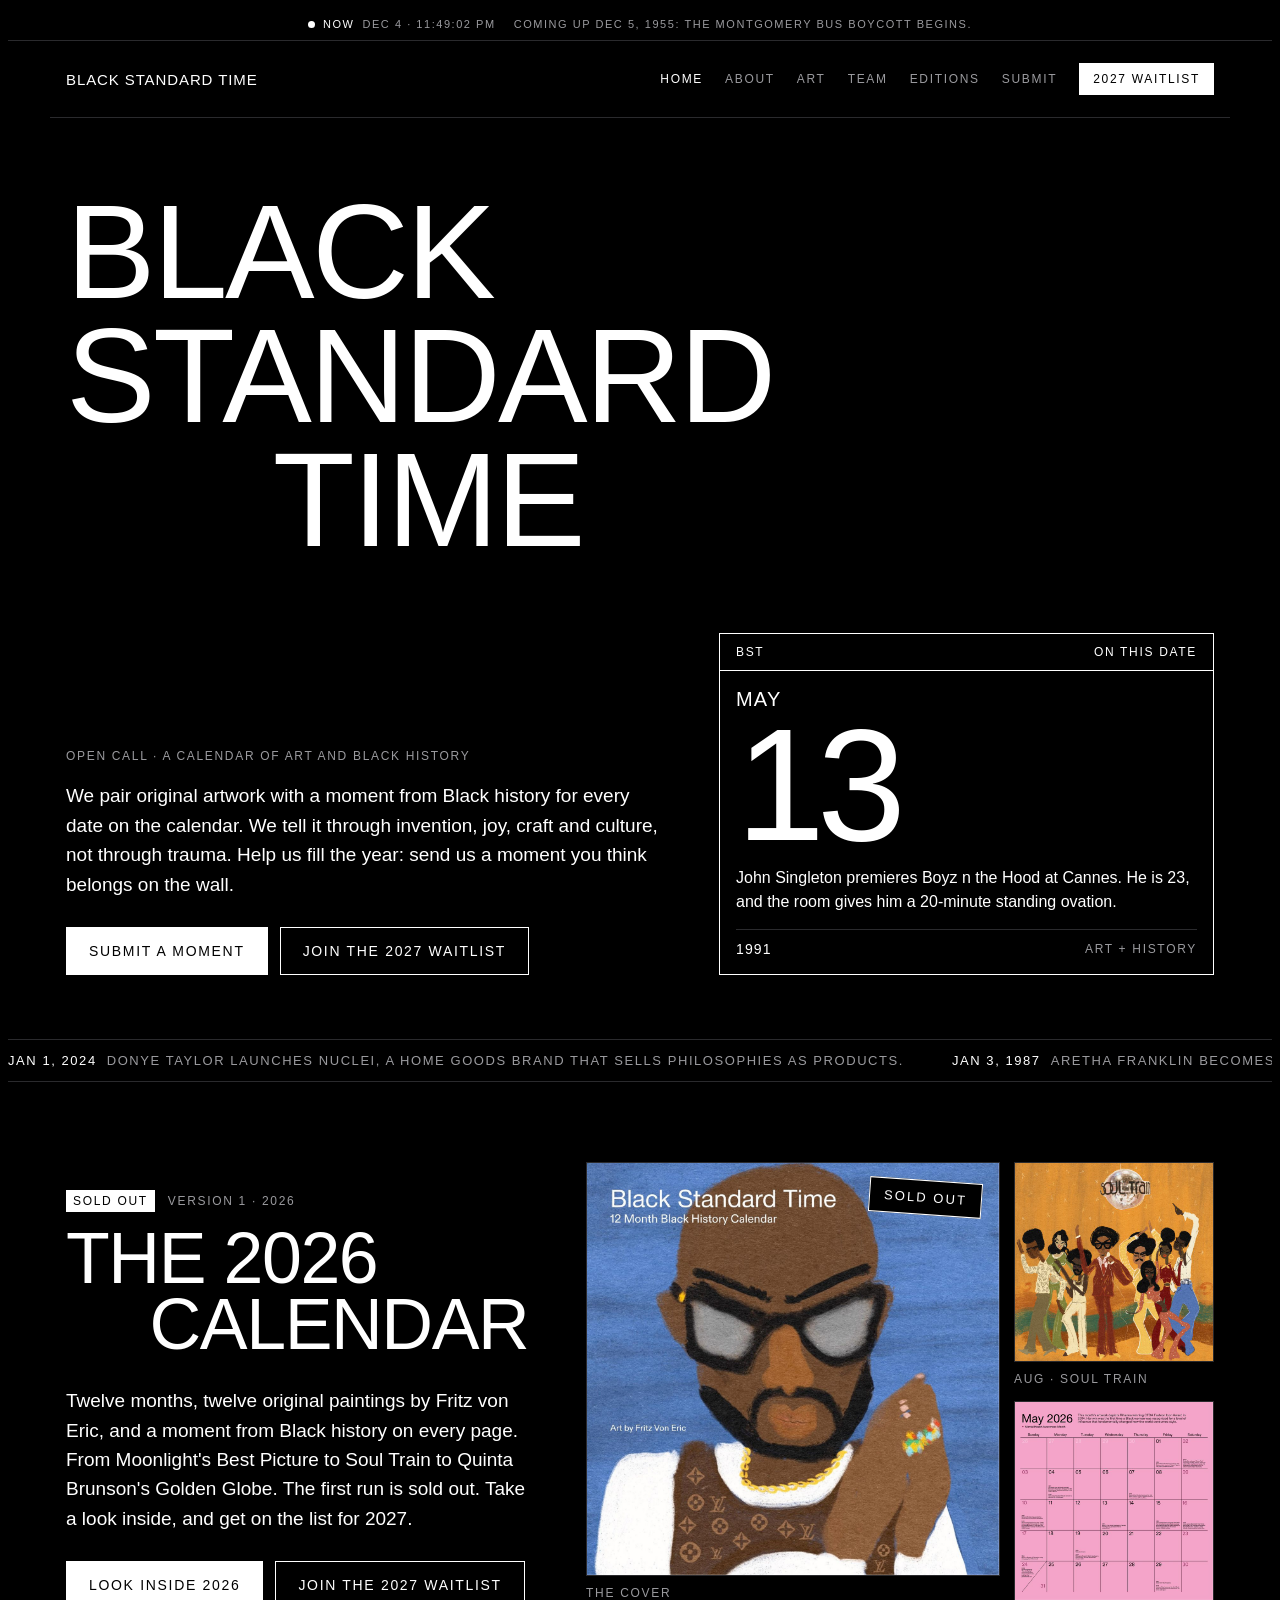
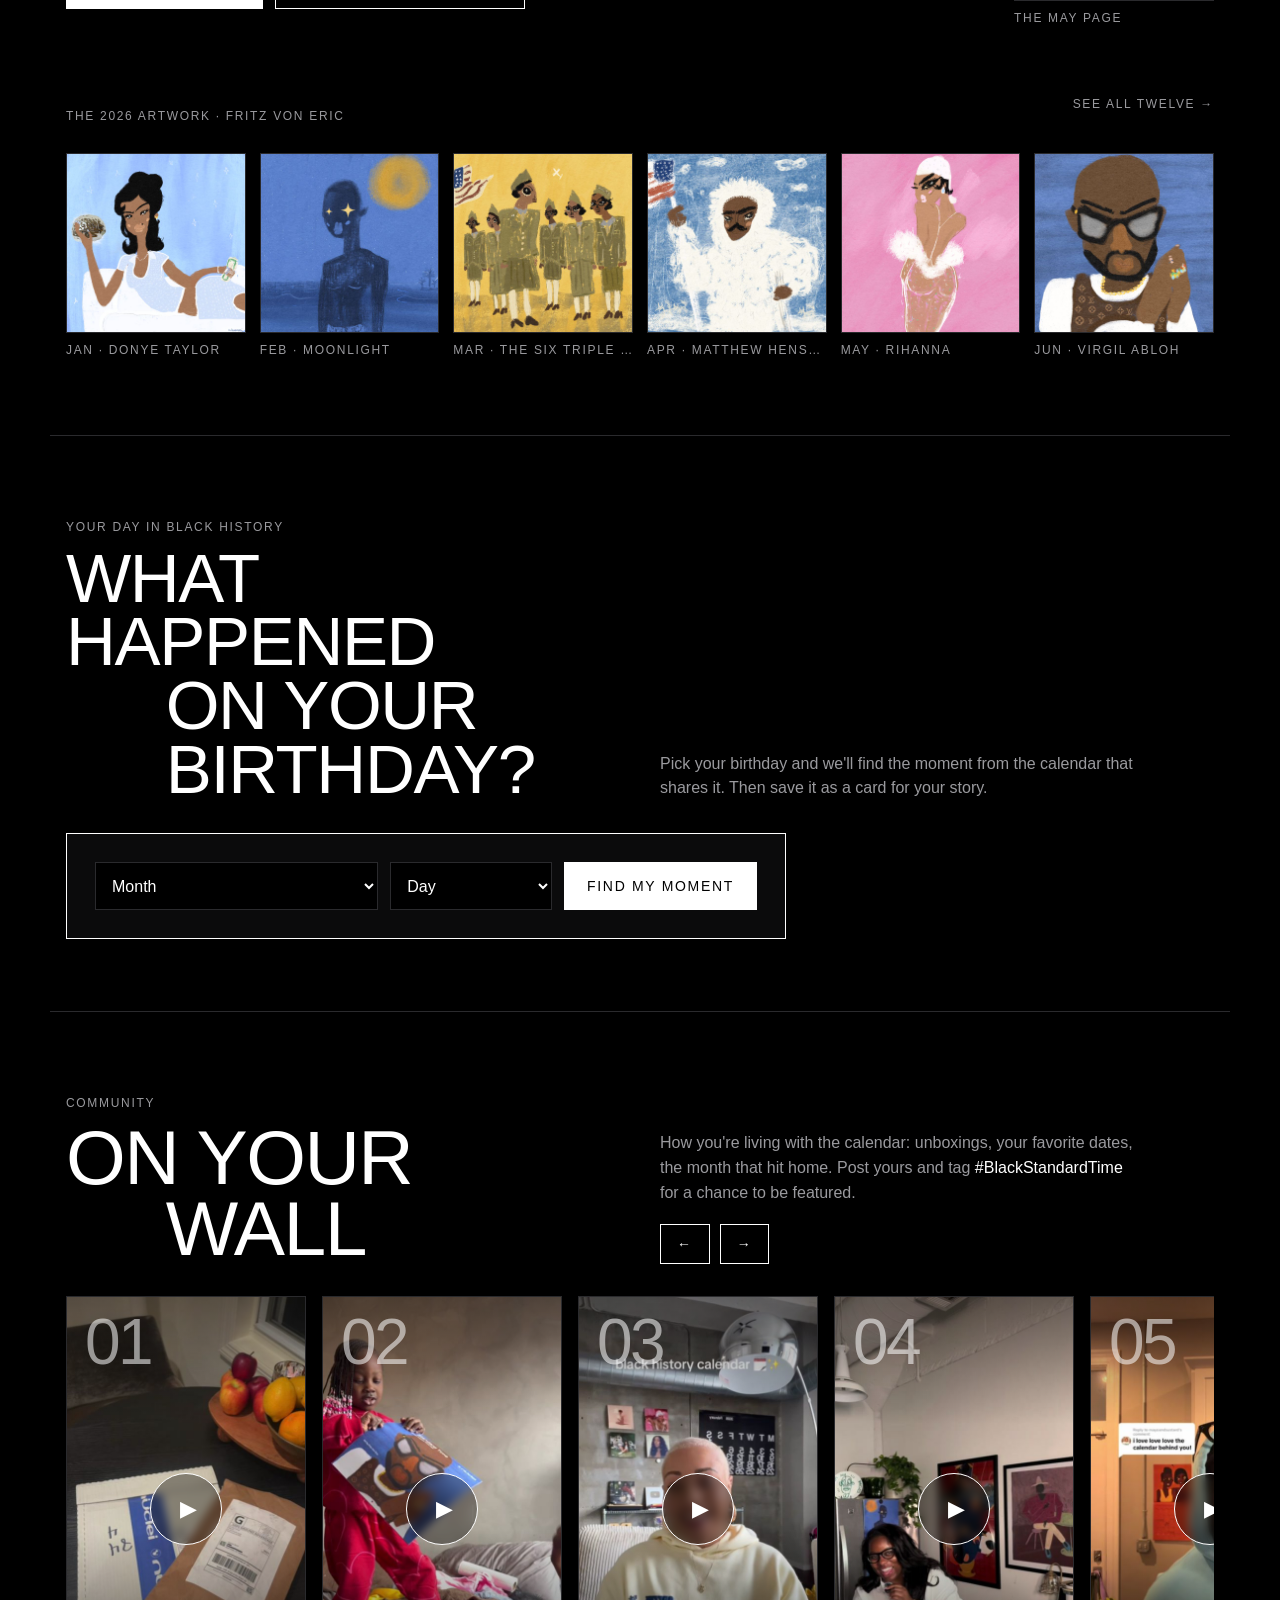
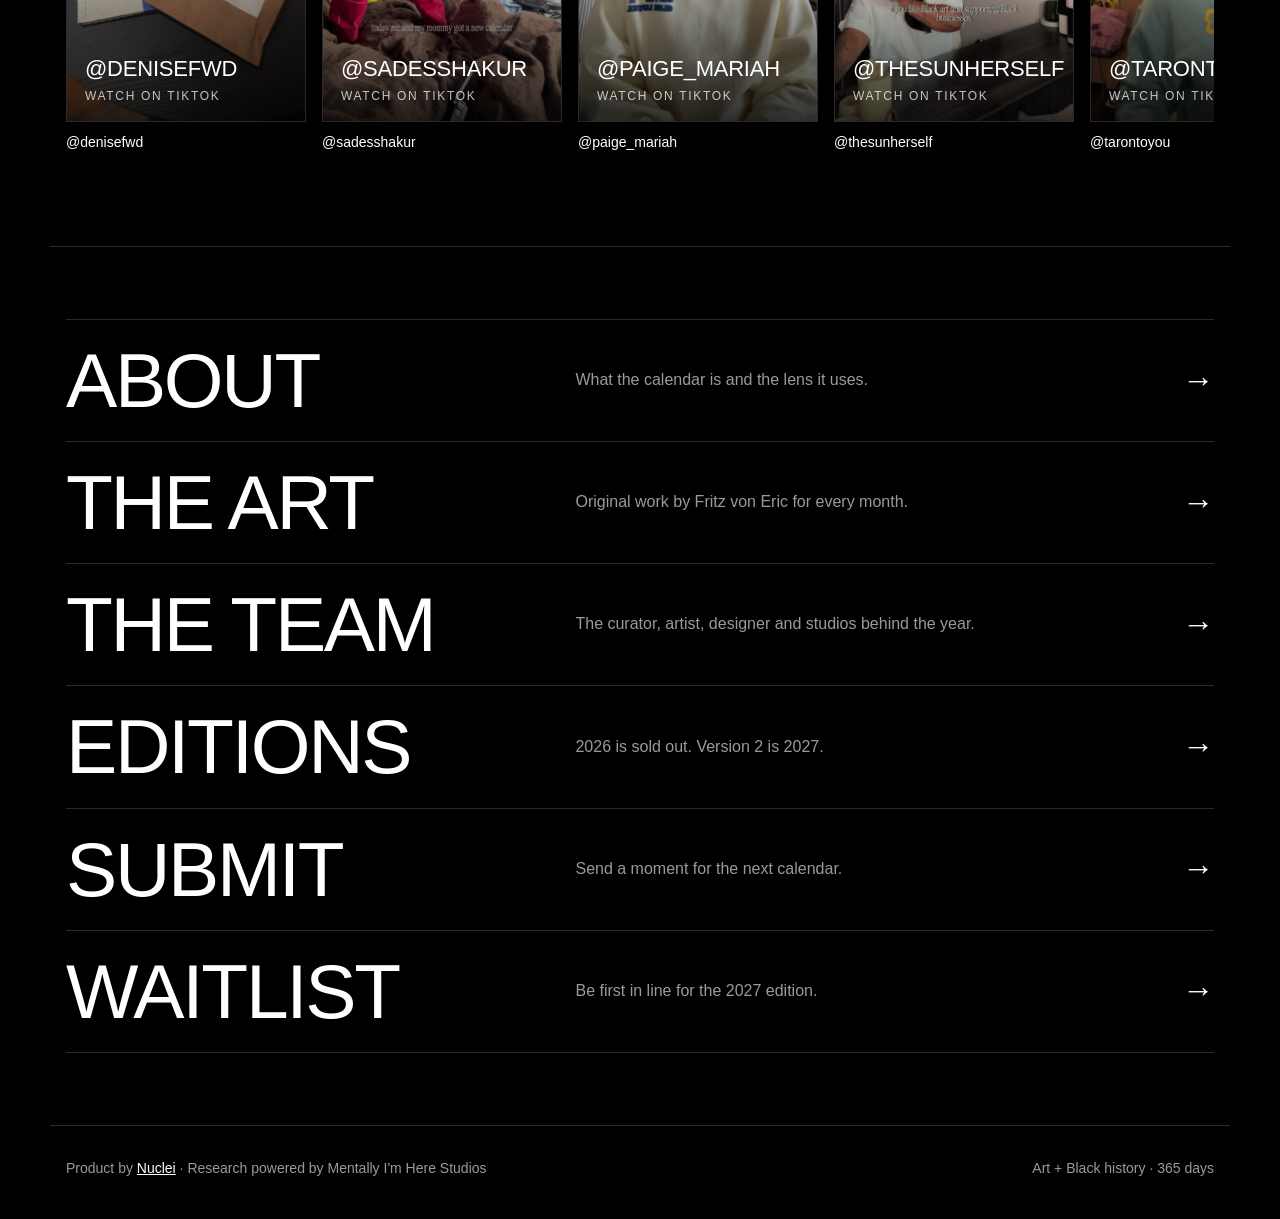
<file: index.html>
<!doctype html>
<html lang="en">
<head>
<meta charset="utf-8">
<meta name="viewport" content="width=device-width,initial-scale=1,viewport-fit=cover">
<meta name="description" content="Black Standard Time pairs original art with moments of Black history told through joy, invention and culture.">
<meta property="og:title" content="Black Standard Time">
<meta property="og:description" content="A calendar of art and Black history, told outside the lens of trauma. Submit a moment.">
<meta name="theme-color" content="#000000">
<title>Black Standard Time</title>
<link rel="preconnect" href="https://fonts.googleapis.com">
<link rel="preconnect" href="https://fonts.gstatic.com" crossorigin>
<link rel="stylesheet" href="https://fonts.googleapis.com/css2?family=Archivo:wght@400;500;600&display=swap">
<link rel="stylesheet" href="style.css">
</head>
<body class="home">

<header class="wrap bar">
  <a class="mark" href="index.html">Black Standard Time</a>
  <nav class="nav" aria-label="Pages">
    <a href="index.html" aria-current="page">Home</a>
    <a href="about.html">About</a>
    <a href="art.html">Art</a>
    <a href="team.html">Team</a>
    <a href="editions.html">Editions</a>
    <a href="submit.html">Submit</a>
    <a class="cta" href="waitlist.html">2027 waitlist</a>
  </nav>
</header>

<main>
<section class="wrap hero">
    <h1 class="stack">
      <span class="rise"><span>Black Standard</span></span>
      <span class="rise in1"><span>Time</span></span>
    </h1>
    <div class="hero-low">
      <div>
        <p class="label" style="margin:0 0 18px">Open call · A calendar of art and Black history</p>
        <p class="lede">We pair original artwork with a moment from Black history for every date on the calendar. We tell it through invention, joy, craft and culture, not through trauma. Help us fill the year: send us a moment you think belongs on the wall.</p>
        <div class="ctas">
          <a class="btn primary" href="submit.html">Submit a moment</a>
          <a class="btn ghost" href="waitlist.html">Join the 2027 waitlist</a>
        </div>
      </div>
      <figure class="tile" aria-label="A date from the Black Standard Time calendar">
        <div class="tile-top"><span>BST</span><span>On this date</span></div>
        <div class="tile-body fade" id="tileBody">
          <div class="tile-month" id="tileMonth">MAY</div>
          <div class="tile-day" id="tileDay">13</div>
          <p class="tile-text" id="tileText">John Singleton premieres Boyz n the Hood at Cannes. He is 23, and the room gives him a 20-minute standing ovation.</p>
          <div class="tile-foot"><span class="year" id="tileYear">1991</span><span class="label">Art + history</span></div>
        </div>
      </figure>
    </div>
  </section>
  <div class="ticker" aria-hidden="true"><div class="ticker-track" id="ticker"></div></div>
  <section class="wrap y26" aria-labelledby="y26H">
    <div class="y26-text">
      <p class="label"><span class="so">Sold out</span> Version 1 · 2026</p>
      <h2 id="y26H" class="stack"><span>The 2026</span><span class="in1">calendar</span></h2>
      <p class="lede">Twelve months, twelve original paintings by Fritz von Eric, and a moment from Black history on every page. From Moonlight's Best Picture to Soul Train to Quinta Brunson's Golden Globe. The first run is sold out. Take a look inside, and get on the list for 2027.</p>
      <div class="ctas">
        <a class="btn primary" href="editions.html#print">Look inside 2026</a>
        <a class="btn ghost" href="waitlist.html">Join the 2027 waitlist</a>
      </div>
    </div>
    <div class="y26-pics">
      <a class="y26-cover" href="editions.html#print"><span class="stamp">Sold out</span><img src="calendar/cover.jpg" alt="Cover of the 2026 Black Standard Time calendar"><span class="label">The cover</span></a>
      <a class="y26-sm" href="art.html#aug"><img src="art/aug-sm.jpg" alt="Soul Train, artwork for August by Fritz von Eric" loading="lazy"><span class="label">Aug · Soul Train</span></a>
      <a class="y26-sm" href="editions.html#print"><img src="calendar/may-sm.jpg" alt="The May 2026 page of the printed calendar" loading="lazy"><span class="label">The May page</span></a>
    </div>
  </section>
  <section class="wrap strip" aria-labelledby="stripH">
    <div class="strip-head">
      <p class="label" id="stripH">The 2026 artwork · Fritz von Eric</p>
      <a class="label" href="art.html">See all twelve →</a>
    </div>
    <div class="strip-row" id="artStrip"></div>
  </section>
  <section class="wrap bday" id="birthday" aria-labelledby="bdH">
    <div class="bday-head">
      <div>
        <p class="label">Your day in Black history</p>
        <h2 id="bdH" class="stack"><span>What happened</span><span class="in1">on your birthday?</span></h2>
      </div>
      <p class="dim">Pick your birthday and we'll find the moment from the calendar that shares it. Then save it as a card for your story.</p>
    </div>
    <form class="bday-form" id="bdForm" novalidate>
      <label class="sr" for="bdMonth">Month</label>
      <select id="bdMonth"></select>
      <label class="sr" for="bdDay">Day</label>
      <select id="bdDay"></select>
      <button class="btn primary" type="submit">Find my moment</button>
    </form>
    <div class="bday-out" id="bdOut" aria-live="polite" hidden>
      <div class="bday-res">
        <p class="label" id="bdKicker"></p>
        <div class="bday-date" id="bdDate"></div>
        <ul class="bday-list" id="bdList"></ul>
        <div class="ctas">
          <button class="btn primary" type="button" id="bdSave">Save my card</button>
          <button class="btn ghost" type="button" id="bdShare" hidden>Share</button>
        </div>
        <p class="dim bday-note" id="bdNote"></p>
      </div>
      <canvas id="bdCard" width="1080" height="1920" aria-label="Your Black Standard Time birthday card"></canvas>
    </div>
  </section>
  <section class="wrap comm" id="community" aria-labelledby="commH">
    <div class="comm-head">
      <div>
        <p class="label">Community</p>
        <h2 id="commH" class="stack"><span>On your</span><span class="in1">wall</span></h2>
      </div>
      <div>
        <p class="dim">How you're living with the calendar: unboxings, your favorite dates, the month that hit home. Post yours and tag <b class="tag">#BlackStandardTime</b> for a chance to be featured.</p>
        <div class="comm-ctrl"><button type="button" class="btn ghost comm-prev" aria-label="Scroll back">←</button><button type="button" class="btn ghost comm-next" aria-label="Scroll forward">→</button></div>
      </div>
    </div>
    <div class="comm-row" id="commRow"></div>
  </section>
  <section class="wrap sec" aria-label="Explore">
    <ul class="index">
      <li><a href="about.html"><span class="t">About</span><span class="d">What the calendar is and the lens it uses.</span><span class="ar" aria-hidden="true">→</span></a></li>
      <li><a href="art.html"><span class="t">The art</span><span class="d">Original work by Fritz von Eric for every month.</span><span class="ar" aria-hidden="true">→</span></a></li>
      <li><a href="team.html"><span class="t">The team</span><span class="d">The curator, artist, designer and studios behind the year.</span><span class="ar" aria-hidden="true">→</span></a></li>
      <li><a href="editions.html"><span class="t">Editions</span><span class="d">2026 is sold out. Version 2 is 2027.</span><span class="ar" aria-hidden="true">→</span></a></li>
      <li><a href="submit.html"><span class="t">Submit</span><span class="d">Send a moment for the next calendar.</span><span class="ar" aria-hidden="true">→</span></a></li>
      <li><a href="waitlist.html"><span class="t">Waitlist</span><span class="d">Be first in line for the 2027 edition.</span><span class="ar" aria-hidden="true">→</span></a></li>
    </ul>
  </section>
</main>

<footer class="wrap">
  <span>Product by <a href="https://yournuclei.com" target="_blank" rel="noopener">Nuclei</a> · Research powered by Mentally I'm Here Studios</span>
  <span>Art + Black history · 365 days</span>
</footer>

<script src="site.js"></script>
</body>
</html>
</file>
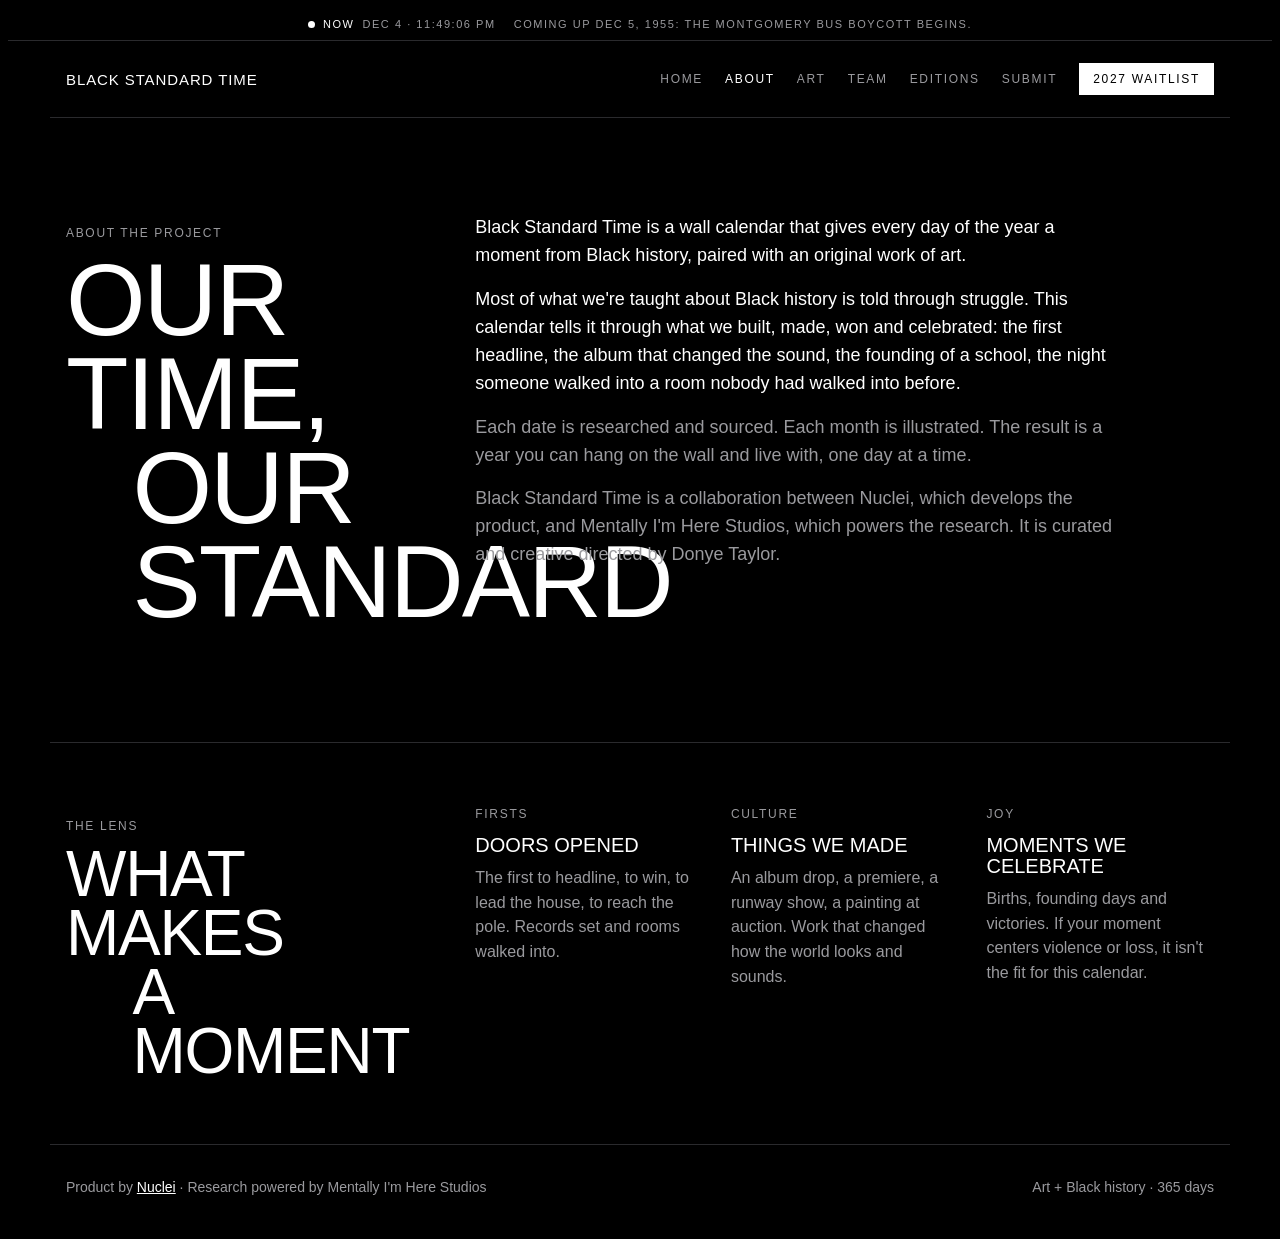
<file: about.html>
<!doctype html>
<html lang="en">
<head>
<meta charset="utf-8">
<meta name="viewport" content="width=device-width,initial-scale=1,viewport-fit=cover">
<meta name="description" content="About Black Standard Time, a calendar of art and Black history told outside the lens of trauma.">
<meta property="og:title" content="About · Black Standard Time">
<meta property="og:description" content="A calendar of art and Black history, told outside the lens of trauma. Submit a moment.">
<meta name="theme-color" content="#000000">
<title>About · Black Standard Time</title>
<link rel="preconnect" href="https://fonts.googleapis.com">
<link rel="preconnect" href="https://fonts.gstatic.com" crossorigin>
<link rel="stylesheet" href="https://fonts.googleapis.com/css2?family=Archivo:wght@400;500;600&display=swap">
<link rel="stylesheet" href="style.css">
</head>
<body>

<header class="wrap bar">
  <a class="mark" href="index.html">Black Standard Time</a>
  <nav class="nav" aria-label="Pages">
    <a href="index.html">Home</a>
    <a href="about.html" aria-current="page">About</a>
    <a href="art.html">Art</a>
    <a href="team.html">Team</a>
    <a href="editions.html">Editions</a>
    <a href="submit.html">Submit</a>
    <a class="cta" href="waitlist.html">2027 waitlist</a>
  </nav>
</header>

<main class="page">
<section class="wrap sec" id="about" aria-labelledby="aboutH">
    <div class="sec-head">
      <div>
        <p class="label">About the project</p>
        <h1 id="aboutH" class="stack"><span>Our time,</span><span class="in1">our standard</span></h1>
      </div>
      <div class="prose">
        <p>Black Standard Time is a wall calendar that gives every day of the year a moment from Black history, paired with an original work of art.</p>
        <p>Most of what we're taught about Black history is told through struggle. This calendar tells it through what we built, made, won and celebrated: the first headline, the album that changed the sound, the founding of a school, the night someone walked into a room nobody had walked into before.</p>
        <p class="dim">Each date is researched and sourced. Each month is illustrated. The result is a year you can hang on the wall and live with, one day at a time.</p>
        <p class="dim">Black Standard Time is a collaboration between Nuclei, which develops the product, and Mentally I'm Here Studios, which powers the research. It is curated and creative directed by Donye Taylor.</p>
      </div>
    </div>
  </section>
<section class="wrap lens" aria-labelledby="lensH">
    <div>
      <p class="label">The lens</p>
      <h2 id="lensH" class="stack"><span>What makes</span><span class="in1">a moment</span></h2>
    </div>
    <div class="lens-grid">
      <div><span class="k label">Firsts</span><h3>Doors opened</h3><p>The first to headline, to win, to lead the house, to reach the pole. Records set and rooms walked into.</p></div>
      <div><span class="k label">Culture</span><h3>Things we made</h3><p>An album drop, a premiere, a runway show, a painting at auction. Work that changed how the world looks and sounds.</p></div>
      <div><span class="k label">Joy</span><h3>Moments we celebrate</h3><p>Births, founding days and victories. If your moment centers violence or loss, it isn't the fit for this calendar.</p></div>
    </div>
  </section>
</main>

<footer class="wrap">
  <span>Product by <a href="https://yournuclei.com" target="_blank" rel="noopener">Nuclei</a> · Research powered by Mentally I'm Here Studios</span>
  <span>Art + Black history · 365 days</span>
</footer>

<script src="site.js"></script>
</body>
</html>
</file>
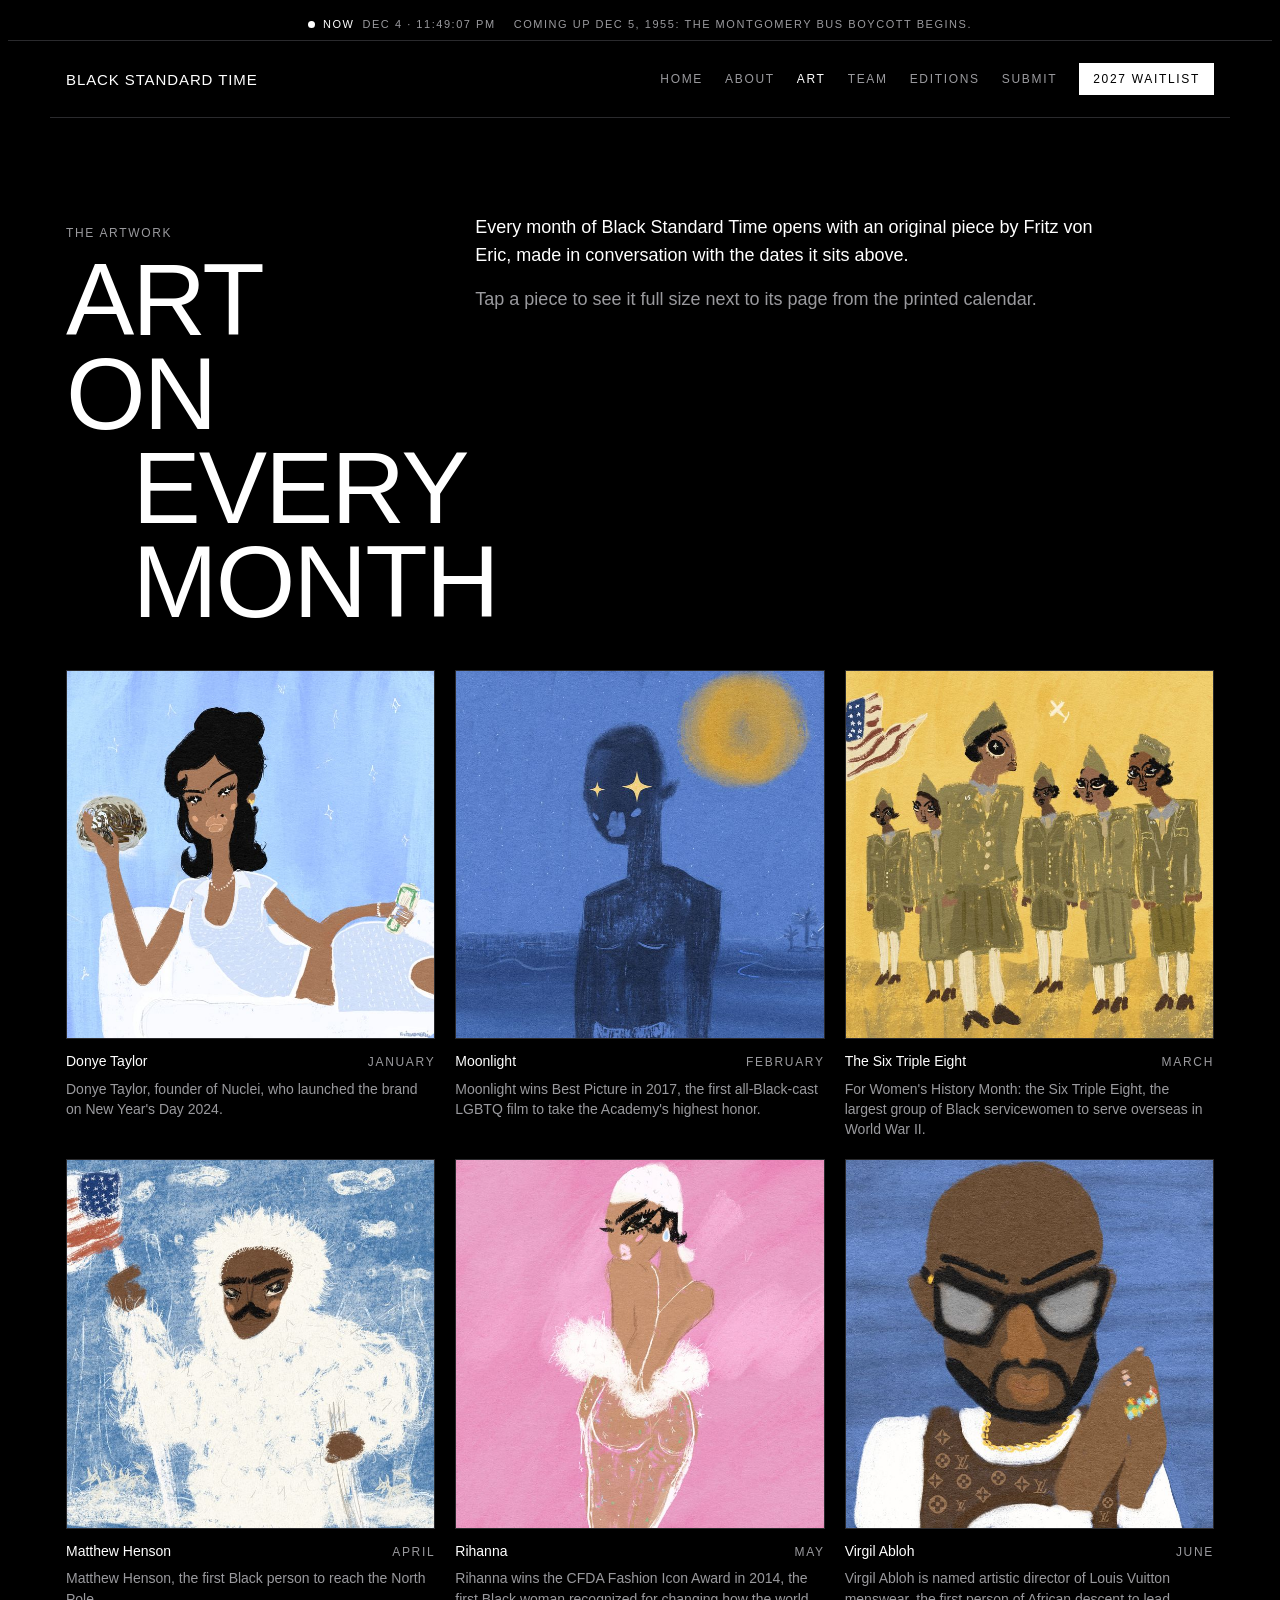
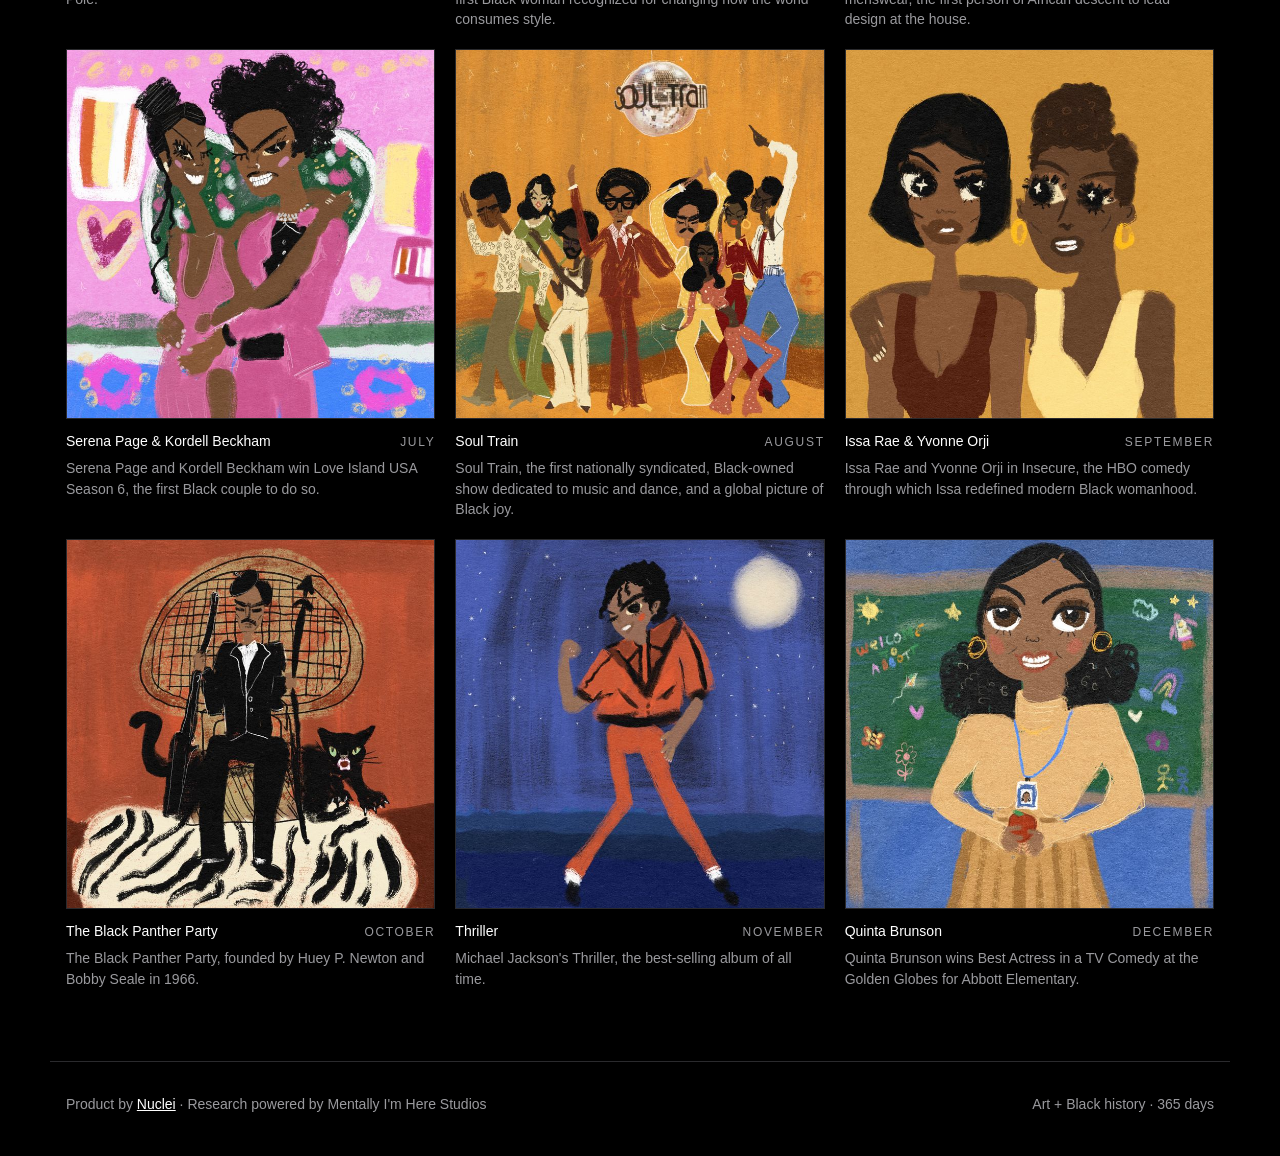
<file: art.html>
<!doctype html>
<html lang="en">
<head>
<meta charset="utf-8">
<meta name="viewport" content="width=device-width,initial-scale=1,viewport-fit=cover">
<meta name="description" content="Original artwork by Fritz von Eric for the Black Standard Time calendar.">
<meta property="og:title" content="Art · Black Standard Time">
<meta property="og:description" content="A calendar of art and Black history, told outside the lens of trauma. Submit a moment.">
<meta name="theme-color" content="#000000">
<title>Art · Black Standard Time</title>
<link rel="preconnect" href="https://fonts.googleapis.com">
<link rel="preconnect" href="https://fonts.gstatic.com" crossorigin>
<link rel="stylesheet" href="https://fonts.googleapis.com/css2?family=Archivo:wght@400;500;600&display=swap">
<link rel="stylesheet" href="style.css">
</head>
<body>

<header class="wrap bar">
  <a class="mark" href="index.html">Black Standard Time</a>
  <nav class="nav" aria-label="Pages">
    <a href="index.html">Home</a>
    <a href="about.html">About</a>
    <a href="art.html" aria-current="page">Art</a>
    <a href="team.html">Team</a>
    <a href="editions.html">Editions</a>
    <a href="submit.html">Submit</a>
    <a class="cta" href="waitlist.html">2027 waitlist</a>
  </nav>
</header>

<main class="page">
<section class="wrap sec" id="art" aria-labelledby="artH">
    <div class="sec-head">
      <div>
        <p class="label">The artwork</p>
        <h1 id="artH" class="stack"><span>Art on</span><span class="in1">every month</span></h1>
      </div>
      <div class="prose"><p>Every month of Black Standard Time opens with an original piece by Fritz von Eric, made in conversation with the dates it sits above.</p><p class="dim">Tap a piece to see it full size next to its page from the printed calendar.</p></div>
    </div>
    <div class="art-grid" id="artGrid"></div>
  </section>
</main>

<footer class="wrap">
  <span>Product by <a href="https://yournuclei.com" target="_blank" rel="noopener">Nuclei</a> · Research powered by Mentally I'm Here Studios</span>
  <span>Art + Black history · 365 days</span>
</footer>

<script src="site.js"></script>
</body>
</html>
</file>
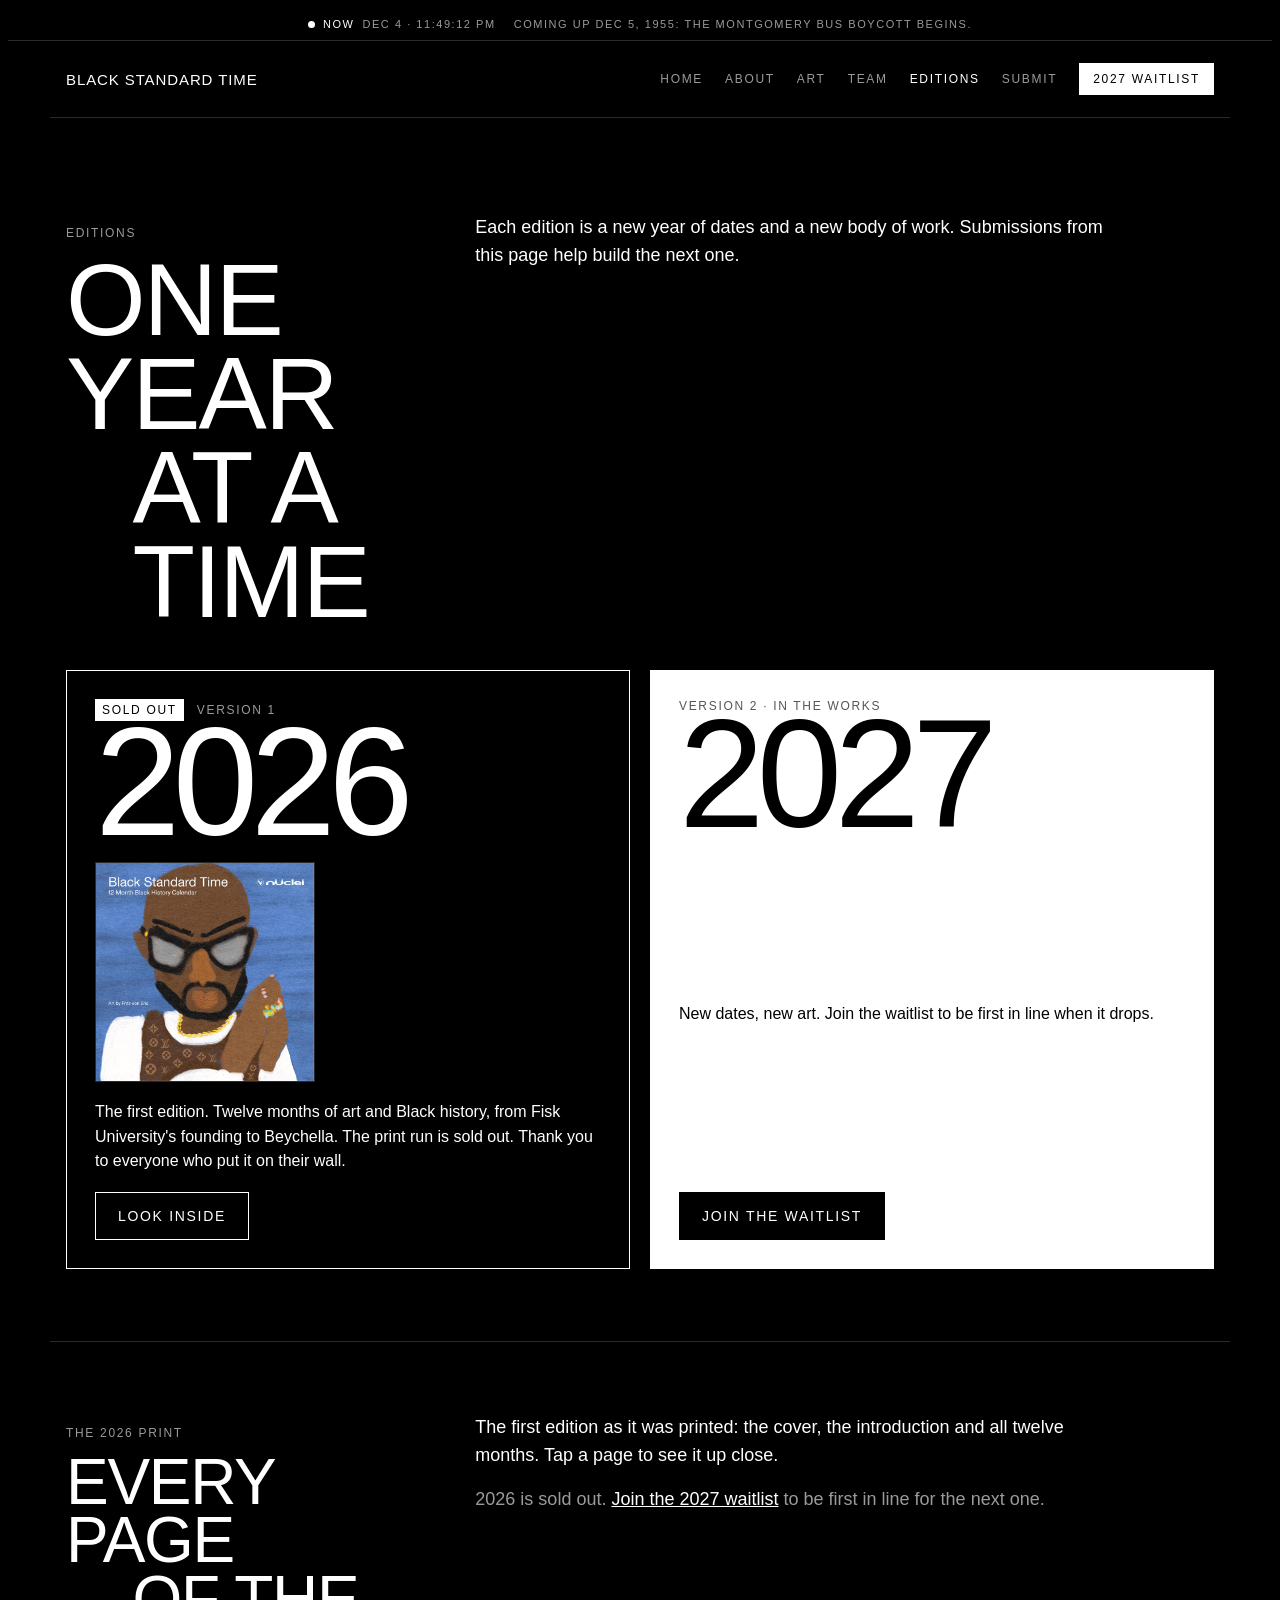
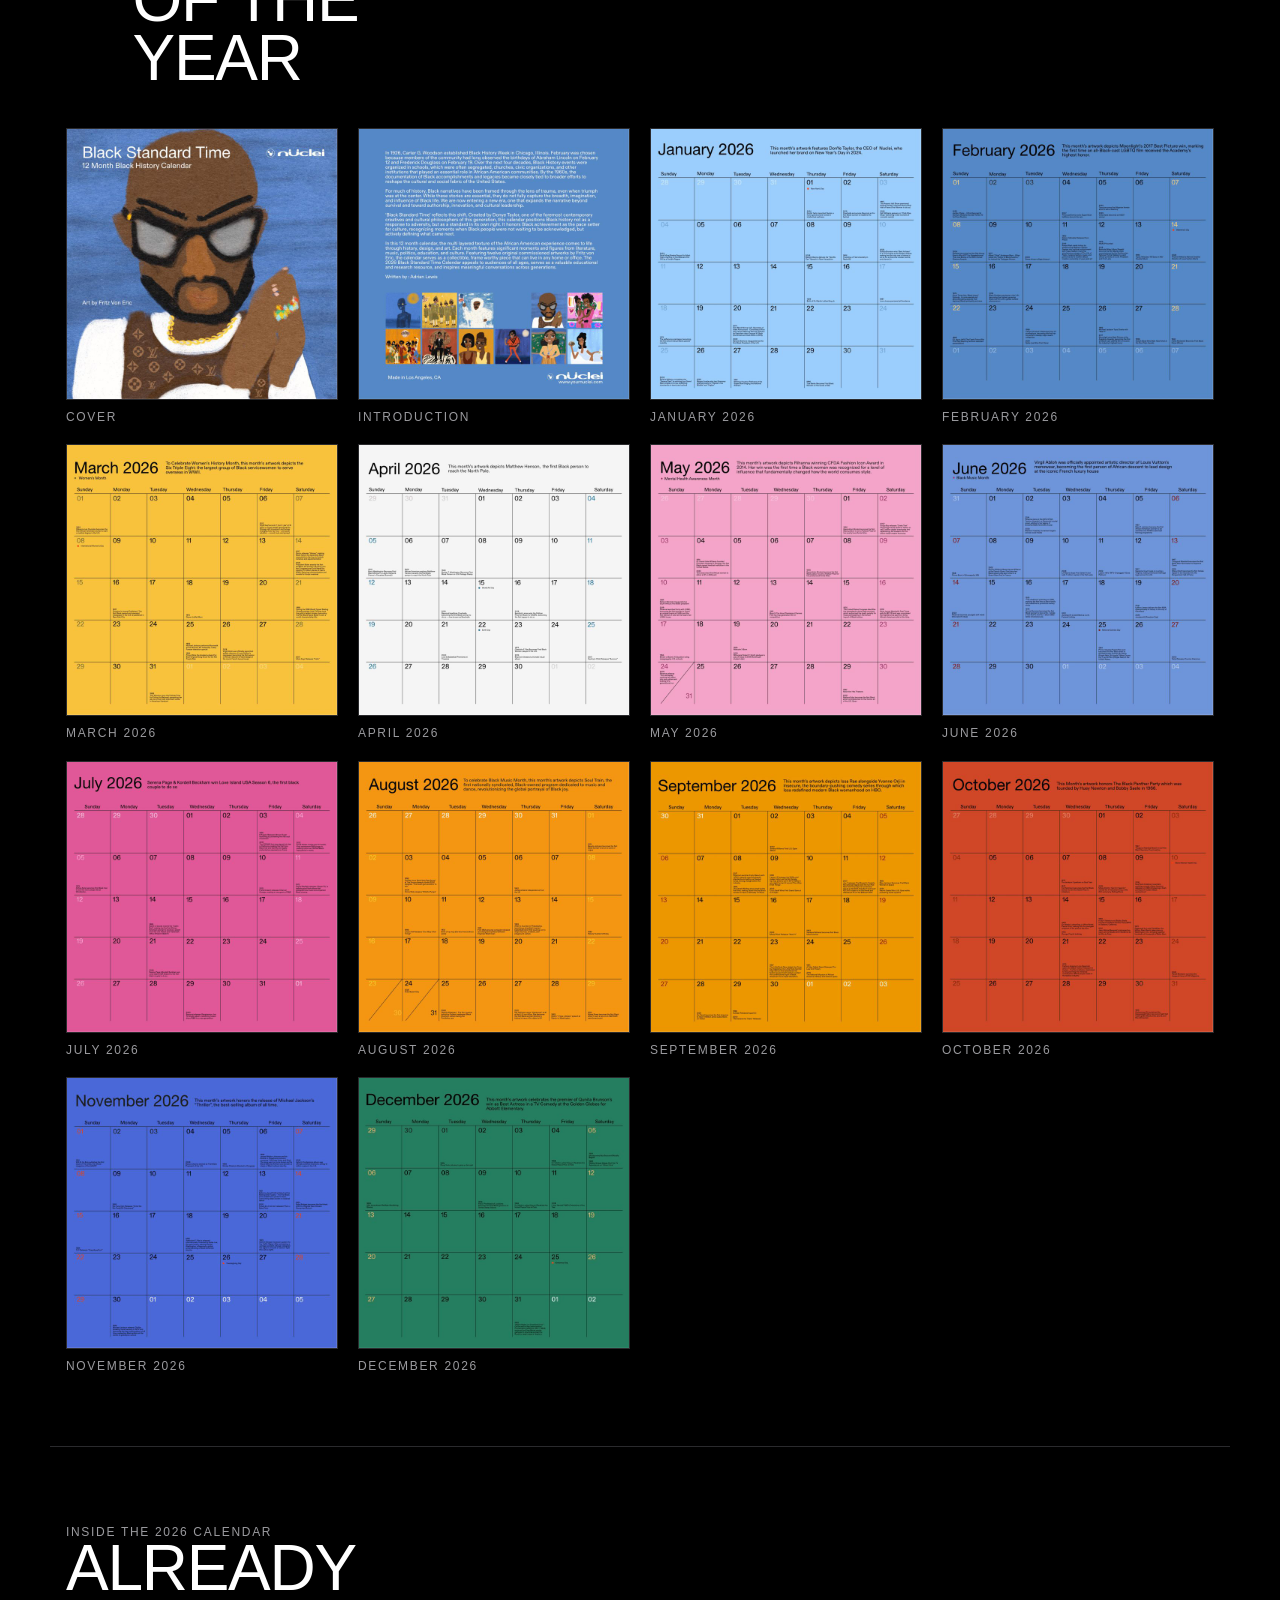
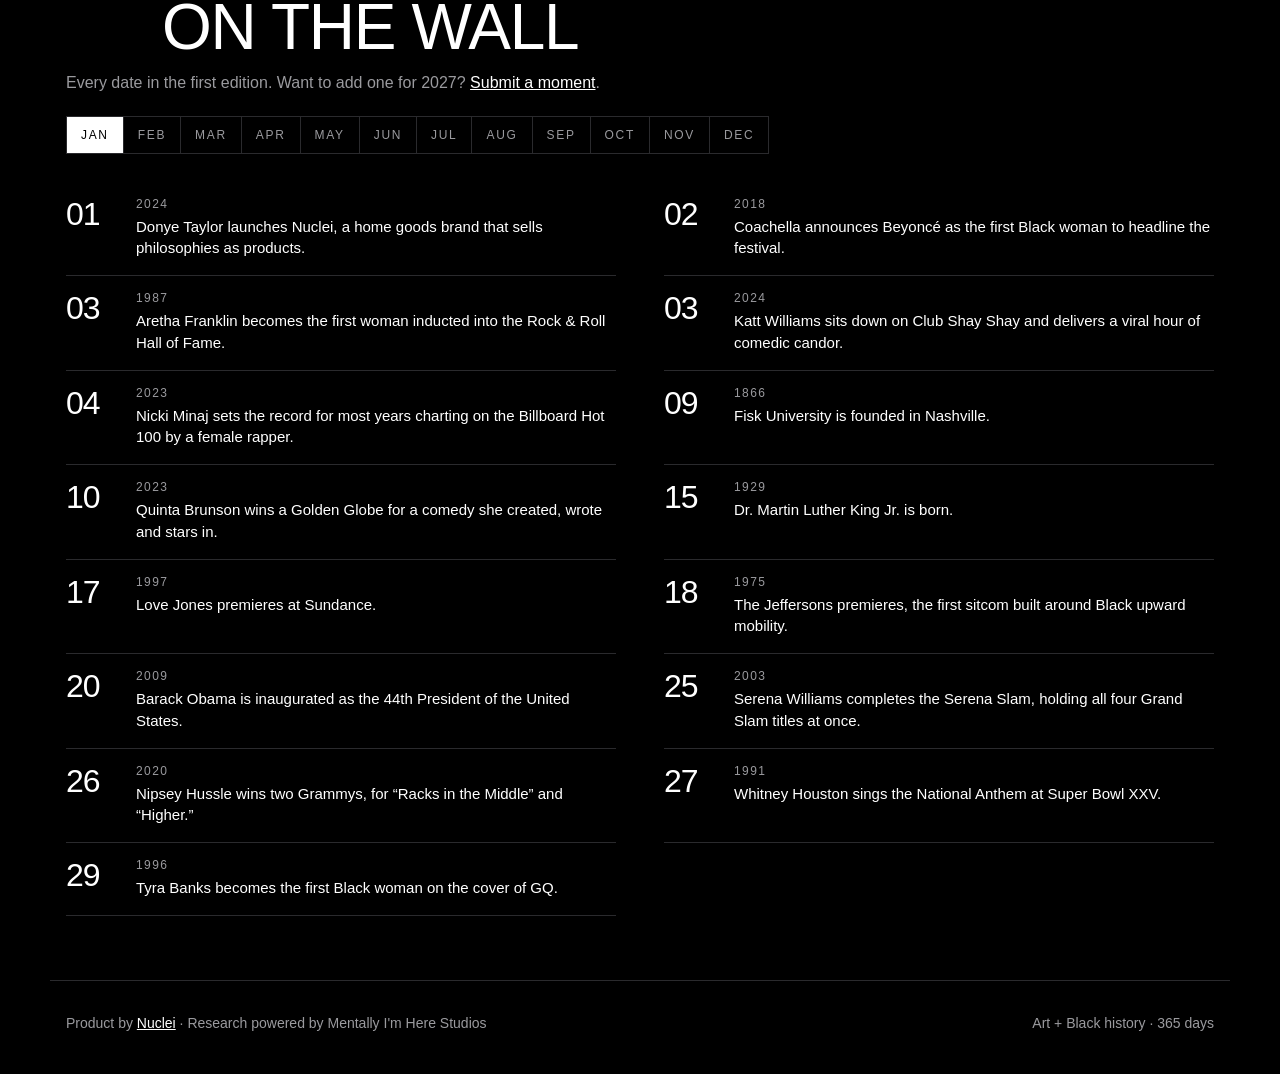
<file: editions.html>
<!doctype html>
<html lang="en">
<head>
<meta charset="utf-8">
<meta name="viewport" content="width=device-width,initial-scale=1,viewport-fit=cover">
<meta name="description" content="Black Standard Time editions: Version 1 (2026, sold out) and Version 2 (2027).">
<meta property="og:title" content="Editions · Black Standard Time">
<meta property="og:description" content="A calendar of art and Black history, told outside the lens of trauma. Submit a moment.">
<meta name="theme-color" content="#000000">
<title>Editions · Black Standard Time</title>
<link rel="preconnect" href="https://fonts.googleapis.com">
<link rel="preconnect" href="https://fonts.gstatic.com" crossorigin>
<link rel="stylesheet" href="https://fonts.googleapis.com/css2?family=Archivo:wght@400;500;600&display=swap">
<link rel="stylesheet" href="style.css">
</head>
<body>

<header class="wrap bar">
  <a class="mark" href="index.html">Black Standard Time</a>
  <nav class="nav" aria-label="Pages">
    <a href="index.html">Home</a>
    <a href="about.html">About</a>
    <a href="art.html">Art</a>
    <a href="team.html">Team</a>
    <a href="editions.html" aria-current="page">Editions</a>
    <a href="submit.html">Submit</a>
    <a class="cta" href="waitlist.html">2027 waitlist</a>
  </nav>
</header>

<main class="page">
<section class="wrap sec" id="editions" aria-labelledby="edH">
    <div class="sec-head">
      <div>
        <p class="label">Editions</p>
        <h1 id="edH" class="stack"><span>One year</span><span class="in1">at a time</span></h1>
      </div>
      <div class="prose"><p>Each edition is a new year of dates and a new body of work. Submissions from this page help build the next one.</p></div>
    </div>
    <div class="eds">
      <article class="ed">
        <div><p class="label"><span class="so">Sold out</span> Version 1</p><div class="yr">2026</div></div>
        <img class="ed-cover" src="calendar/cover-sm.jpg" alt="Cover of the 2026 Black Standard Time calendar">
        <p>The first edition. Twelve months of art and Black history, from Fisk University's founding to Beychella. The print run is sold out. Thank you to everyone who put it on their wall.</p>
        <a class="btn ghost" href="#print">Look inside</a>
      </article>
      <article class="ed next">
        <div><p class="label">Version 2 · In the works</p><div class="yr">2027</div></div>
        <p>New dates, new art. Join the waitlist to be first in line when it drops.</p>
        <a class="btn primary" href="waitlist.html">Join the waitlist</a>
      </article>
    </div>
  </section>
<section class="wrap sec" id="print" aria-labelledby="printH">
    <div class="sec-head">
      <div>
        <p class="label">The 2026 print</p>
        <h2 id="printH" class="stack"><span>Every page</span><span class="in1">of the year</span></h2>
      </div>
      <div class="prose"><p>The first edition as it was printed: the cover, the introduction and all twelve months. Tap a page to see it up close.</p><p class="dim">2026 is sold out. <a href="waitlist.html">Join the 2027 waitlist</a> to be first in line for the next one.</p></div>
    </div>
    <div class="print-grid" id="printGrid"></div>
  </section>
<section class="wrap cal" id="calendar" aria-labelledby="calH">
    <div class="cal-head">
      <div>
        <p class="label">Inside the 2026 calendar</p>
        <h2 id="calH" class="stack"><span>Already</span><span class="in1">on the wall</span></h2>
        <p>Every date in the first edition. Want to add one for 2027? <a href="submit.html">Submit a moment</a>.</p>
      </div>
      <div class="tabs" role="tablist" id="tabs" aria-label="Month"></div>
    </div>
    <ul class="days" id="days" role="tabpanel"></ul>
  </section>
</main>

<footer class="wrap">
  <span>Product by <a href="https://yournuclei.com" target="_blank" rel="noopener">Nuclei</a> · Research powered by Mentally I'm Here Studios</span>
  <span>Art + Black history · 365 days</span>
</footer>

<script src="site.js"></script>
</body>
</html>
</file>
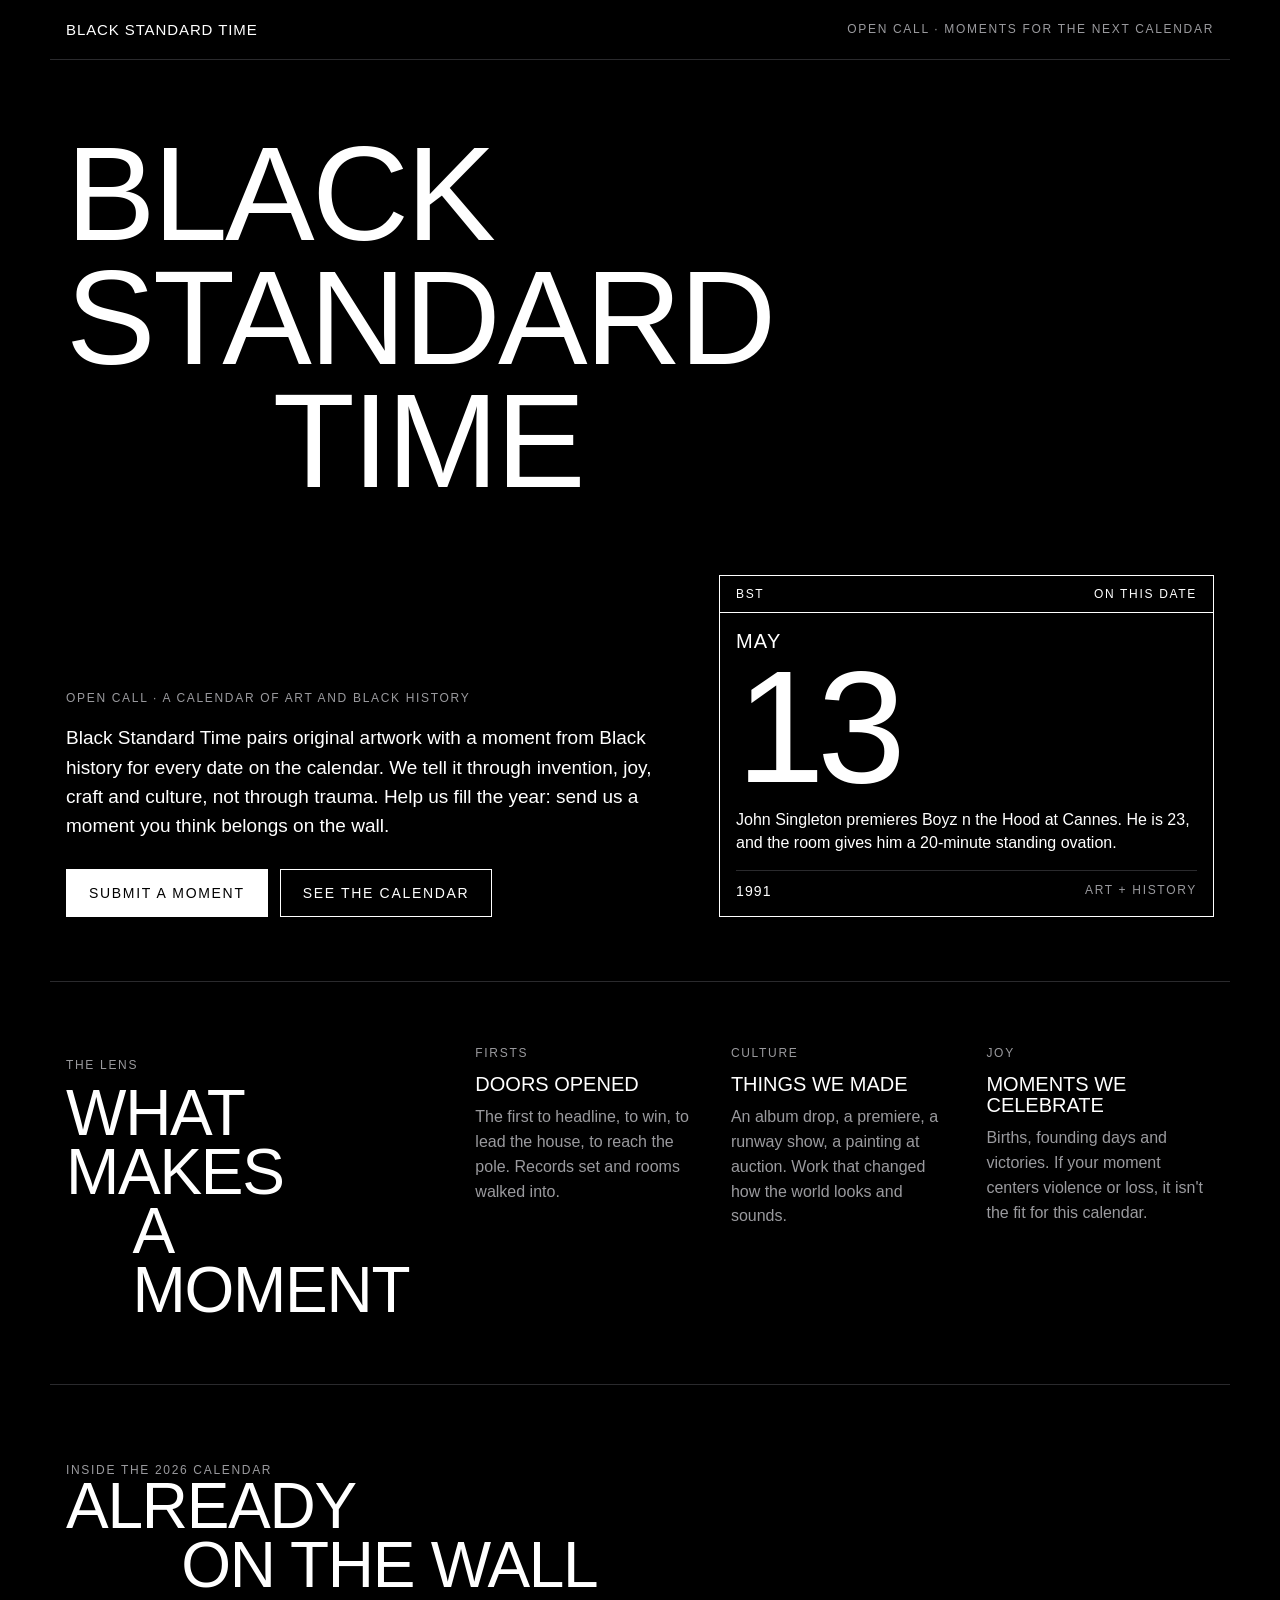
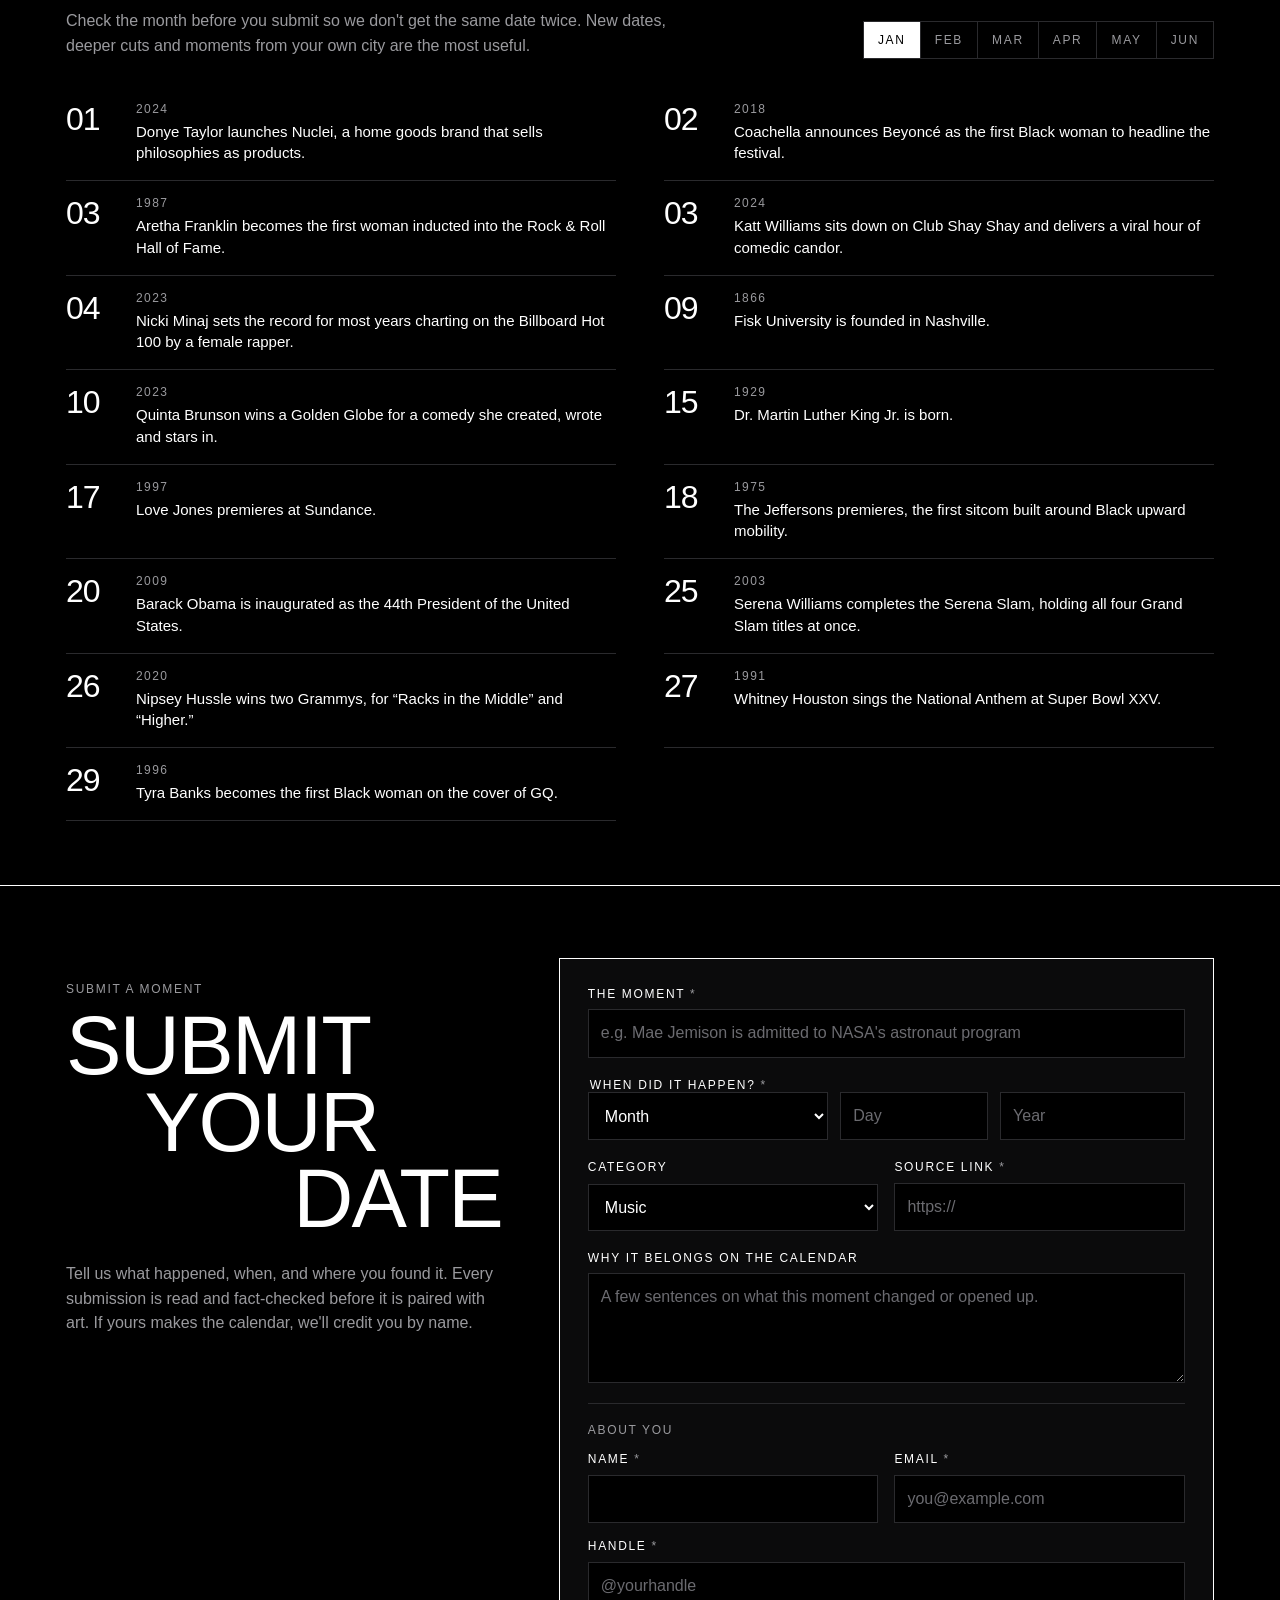
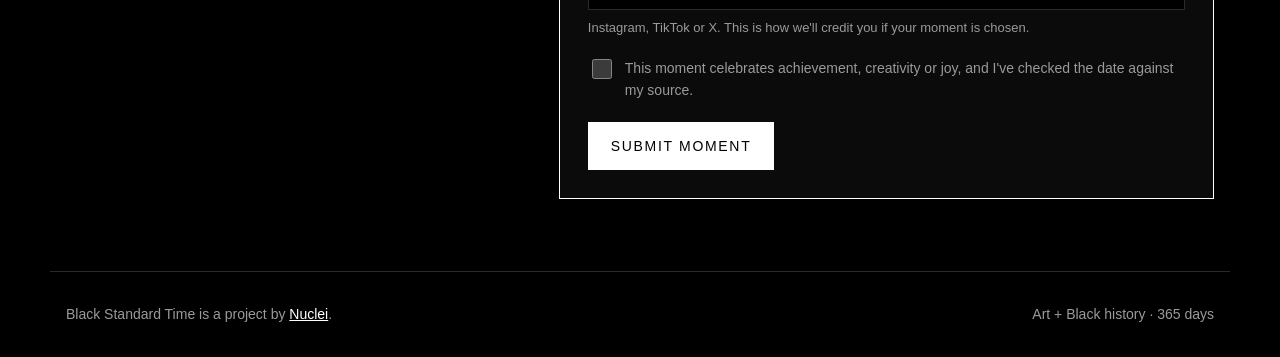
<file: index (1).html>
<!doctype html>
<html lang="en">
<head>
<meta charset="utf-8">
<meta name="viewport" content="width=device-width,initial-scale=1,viewport-fit=cover">
<meta name="description" content="Black Standard Time pairs original art with moments of Black history told through joy, invention and culture. Submit a moment for the calendar.">
<meta property="og:title" content="Black Standard Time">
<meta property="og:description" content="A calendar of art and Black history, told outside the lens of trauma. Submit a moment.">
<meta name="theme-color" content="#000000">
<title>Black Standard Time</title>
<link rel="preconnect" href="https://fonts.googleapis.com">
<link rel="preconnect" href="https://fonts.gstatic.com" crossorigin>
<link rel="stylesheet" href="https://fonts.googleapis.com/css2?family=Archivo:wght@400;500;600&display=swap">
<style>
/* Layout: a black wall with staggered all-caps grotesk headlines (words set on offset lines, like the BST title card). One face, three weights, white on black. */
:root{
  --black:#000000; --panel:#0B0B0C; --white:#FFFFFF; --grey:#9A9A9E; --line:#2A2A2D; --err:#FF8A80;
  --grot:"Helvetica Neue", Helvetica, "Archivo", Arial, sans-serif;
  color-scheme:dark;
}
*{box-sizing:border-box}
body{background:var(--black);color:var(--white);font:16px/1.55 var(--grot)}
.wrap{max-width:1180px;margin:0 auto;padding-left:max(16px,env(safe-area-inset-left,0px));padding-right:max(16px,env(safe-area-inset-right,0px))}
a{color:var(--white)}
:focus-visible{outline:2px solid var(--white);outline-offset:3px}
.label{font:500 12px/1.2 var(--grot);letter-spacing:.14em;text-transform:uppercase;color:var(--grey)}
h1,h2,h3{font-family:var(--grot);font-weight:500;text-transform:uppercase;letter-spacing:-.02em;margin:0;line-height:.92}

/* staggered headline: each line is its own block, pushed by an indent class */
.stack{display:flex;flex-direction:column}
.stack span{display:block}
.in1{padding-left:18%}
.in2{padding-left:52%}
.split{display:flex;justify-content:space-between;gap:.4em;flex-wrap:wrap}

.bar{padding-block:22px;display:flex;justify-content:space-between;align-items:center;gap:12px;flex-wrap:wrap;border-bottom:1px solid var(--line)}
.mark{font:500 15px/1 var(--grot);letter-spacing:.06em;text-transform:uppercase}

.hero{padding-block:72px 64px}
.hero h1{font-size:clamp(48px,10.5vw,148px)}
.hero-low{display:grid;grid-template-columns:minmax(0,1.1fr) minmax(0,.9fr);gap:48px;align-items:end;margin-top:72px}
.lede{font-size:19px;max-width:32em;margin:0 0 28px;color:var(--white)}
.ctas{display:flex;gap:12px;flex-wrap:wrap}
.btn{font:500 14px/1 var(--grot);letter-spacing:.12em;text-transform:uppercase;padding:16px 22px;border:1px solid var(--white);text-decoration:none;cursor:pointer;display:inline-flex;align-items:center;gap:8px;border-radius:0}
.btn.primary{background:var(--white);color:var(--black)}
.btn.ghost{background:transparent;color:var(--white)}
.btn.primary:hover{background:var(--grey);border-color:var(--grey)}
.btn.ghost:hover{background:var(--white);color:var(--black)}
.btn[disabled]{opacity:.5;cursor:wait}

.tile{border:1px solid var(--white);margin:0;max-width:100%}
.tile-top{display:flex;justify-content:space-between;padding:12px 16px;border-bottom:1px solid var(--white);font:500 12px/1 var(--grot);letter-spacing:.14em;text-transform:uppercase}
.tile-body{padding:18px 16px 18px;min-height:280px;display:flex;flex-direction:column}
.tile-month{font:500 20px/1 var(--grot);letter-spacing:.06em;text-transform:uppercase}
.tile-day{font:500 clamp(110px,13vw,160px)/.82 var(--grot);letter-spacing:-.05em;margin:10px 0 16px;font-variant-numeric:tabular-nums}
.tile-text{font-size:16px;line-height:1.45;margin:0;flex:1;max-width:30em}
.tile-foot{display:flex;justify-content:space-between;align-items:center;border-top:1px solid var(--line);padding-top:12px;margin-top:16px}
.year{font:500 14px/1 var(--grot);letter-spacing:.08em}
.fade{transition:opacity .35s ease}
.fade.out{opacity:0}

.lens{border-top:1px solid var(--line);padding-block:64px;display:grid;grid-template-columns:minmax(0,1fr) minmax(0,2fr);gap:40px}
.lens h2{font-size:clamp(34px,5vw,64px)}
.lens-grid{display:grid;grid-template-columns:repeat(3,minmax(0,1fr));gap:28px}
.lens-grid h3{font-size:20px;line-height:1.05;margin-bottom:10px;letter-spacing:0}
.lens-grid p{margin:0;color:var(--grey)}
.lens-grid .k{display:block;margin-bottom:14px}

.cal{border-top:1px solid var(--line);padding-block:64px}
.cal-head{display:flex;justify-content:space-between;align-items:end;gap:20px;flex-wrap:wrap;margin-bottom:28px}
.cal-head h2{font-size:clamp(34px,5vw,64px)}
.cal-head p{margin:14px 0 0;color:var(--grey);max-width:40em}
.tabs{display:flex;gap:0;flex-wrap:wrap;border:1px solid var(--line)}
.tab{font:500 12px/1 var(--grot);letter-spacing:.14em;padding:12px 14px;border:0;border-right:1px solid var(--line);background:transparent;color:var(--grey);cursor:pointer}
.tab:last-child{border-right:0}
.tab[aria-selected="true"]{background:var(--white);color:var(--black)}
.days{list-style:none;margin:0;padding:0;display:grid;grid-template-columns:repeat(2,minmax(0,1fr));gap:0 48px}
.days li{display:grid;grid-template-columns:56px minmax(0,1fr);gap:14px;padding:16px 0;border-bottom:1px solid var(--line)}
.days .n{font:500 32px/1 var(--grot);letter-spacing:-.03em;font-variant-numeric:tabular-nums}
.days .y{font:500 12px/1 var(--grot);letter-spacing:.12em;color:var(--grey);display:block;margin-bottom:6px}
.days p{margin:0;font-size:15px;line-height:1.45}

.submit{border-top:1px solid var(--white)}
.submit .wrap{padding-block:72px;display:grid;grid-template-columns:minmax(0,.8fr) minmax(0,1.2fr);gap:56px}
.submit h2{font-size:clamp(44px,6.5vw,96px)}
.submit .intro p{color:var(--grey);max-width:28em;margin-top:24px}
form{border:1px solid var(--white);padding:28px;display:grid;gap:20px;min-width:0;background:var(--panel)}
.row{display:grid;grid-template-columns:repeat(2,minmax(0,1fr));gap:16px}
.row3{display:grid;grid-template-columns:1.3fr .8fr 1fr;gap:12px}
.field{display:grid;gap:8px;min-width:0}
.field label,.field legend{font:500 12px/1.2 var(--grot);letter-spacing:.14em;text-transform:uppercase}
.field small{color:var(--grey);font-size:13px}
.group{border:0;border-top:1px solid var(--line);padding:20px 0 0;margin:0;display:grid;gap:16px}
.group > legend{font:500 12px/1 var(--grot);letter-spacing:.14em;text-transform:uppercase;color:var(--grey);padding:0 0 0;float:left;width:100%}
input,select,textarea{font:16px/1.4 var(--grot);color:var(--white);background:var(--black);border:1px solid var(--line);border-radius:0;padding:12px;width:100%}
input::placeholder,textarea::placeholder{color:#6B6B70}
textarea{min-height:110px;resize:vertical}
input:focus,select:focus,textarea:focus{border-color:var(--white);outline:1px solid var(--white);outline-offset:0}
.check{display:flex;gap:10px;align-items:flex-start;font-size:14px;color:var(--grey)}
.check input{width:20px;height:20px;margin-top:1px;flex:none;accent-color:var(--white)}
.req{color:var(--grey)}
.err{color:var(--err);font-size:14px;margin:0}
.done{border:1px solid var(--white);padding:28px;display:grid;gap:14px;align-content:start;background:var(--panel)}
.done h3{font-size:clamp(36px,5vw,56px)}
.done pre{white-space:pre-wrap;font:13px/1.55 var(--grot);background:var(--black);border:1px solid var(--line);padding:14px;margin:0;max-height:260px;overflow:auto;color:var(--white)}
.addr{font:500 15px/1 var(--grot);user-select:all}

.inbox{padding-block:64px;border-top:1px solid var(--line)}
.inbox h2{font-size:clamp(32px,4vw,48px);margin-top:10px}
.sub-list{list-style:none;padding:0;margin:24px 0 0;display:grid;gap:0}
.sub-list li{border-top:1px solid var(--line);padding:18px 0;display:grid;gap:6px}
.sub-list .meta{font-size:13px;color:var(--grey)}
.sub-list .when{font:500 20px/1.1 var(--grot);text-transform:uppercase}
.sub-list p{margin:0}
.empty{color:var(--grey);margin-top:16px}

footer{border-top:1px solid var(--line);padding-block:32px;display:flex;justify-content:space-between;gap:12px;flex-wrap:wrap;font-size:14px;color:var(--grey)}

@media (max-width:860px){
  .hero-low,.lens,.submit .wrap{grid-template-columns:minmax(0,1fr)}
  .hero{padding-block:44px 48px}
  .hero-low{margin-top:44px;gap:36px}
  .lens-grid,.days{grid-template-columns:minmax(0,1fr)}
  .in2{padding-left:30%}
}
@media (max-width:520px){
  .row{grid-template-columns:minmax(0,1fr)}
  .row3{grid-template-columns:1.2fr .8fr 1fr;gap:8px}
  form,.done{padding:20px}
  .in1{padding-left:10%}.in2{padding-left:20%}
}
@media (prefers-reduced-motion:reduce){.fade{transition:none}}
</style>
<style>body{margin:0}img{max-width:100%}[hidden]{display:none!important}</style>
</head>
<body>


<header class="wrap bar">
  <div class="mark">Black Standard Time</div>
  <span class="label">Open call · Moments for the next calendar</span>
</header>

<main>
  <section class="wrap hero">
    <h1 class="stack">
      <span>Black Standard</span>
      <span class="in1">Time</span>
    </h1>
    <div class="hero-low">
      <div>
        <p class="label" style="margin:0 0 18px">Open call · A calendar of art and Black history</p>
        <p class="lede">Black Standard Time pairs original artwork with a moment from Black history for every date on the calendar. We tell it through invention, joy, craft and culture, not through trauma. Help us fill the year: send us a moment you think belongs on the wall.</p>
        <div class="ctas">
          <a class="btn primary" href="#submit">Submit a moment</a>
          <a class="btn ghost" href="#calendar">See the calendar</a>
        </div>
      </div>
      <figure class="tile" aria-label="A date from the Black Standard Time calendar">
        <div class="tile-top"><span>BST</span><span>On this date</span></div>
        <div class="tile-body fade" id="tileBody">
          <div class="tile-month" id="tileMonth">MAY</div>
          <div class="tile-day" id="tileDay">13</div>
          <p class="tile-text" id="tileText">John Singleton premieres Boyz n the Hood at Cannes. He is 23, and the room gives him a 20-minute standing ovation.</p>
          <div class="tile-foot"><span class="year" id="tileYear">1991</span><span class="label">Art + history</span></div>
        </div>
      </figure>
    </div>
  </section>

  <section class="wrap lens" aria-labelledby="lensH">
    <div>
      <p class="label">The lens</p>
      <h2 id="lensH" class="stack"><span>What makes</span><span class="in1">a moment</span></h2>
    </div>
    <div class="lens-grid">
      <div><span class="k label">Firsts</span><h3>Doors opened</h3><p>The first to headline, to win, to lead the house, to reach the pole. Records set and rooms walked into.</p></div>
      <div><span class="k label">Culture</span><h3>Things we made</h3><p>An album drop, a premiere, a runway show, a painting at auction. Work that changed how the world looks and sounds.</p></div>
      <div><span class="k label">Joy</span><h3>Moments we celebrate</h3><p>Births, founding days and victories. If your moment centers violence or loss, it isn't the fit for this calendar.</p></div>
    </div>
  </section>

  <section class="wrap cal" id="calendar" aria-labelledby="calH">
    <div class="cal-head">
      <div>
        <p class="label">Inside the 2026 calendar</p>
        <h2 id="calH" class="stack"><span>Already</span><span class="in1">on the wall</span></h2>
        <p>Check the month before you submit so we don't get the same date twice. New dates, deeper cuts and moments from your own city are the most useful.</p>
      </div>
      <div class="tabs" role="tablist" id="tabs" aria-label="Month"></div>
    </div>
    <ul class="days" id="days" role="tabpanel"></ul>
  </section>

  <section class="submit" id="submit" aria-labelledby="subH">
    <div class="wrap">
      <div class="intro">
        <p class="label">Submit a moment</p>
        <h2 id="subH" class="stack"><span>Submit</span><span class="in1">your</span><span class="in2">date</span></h2>
        <p>Tell us what happened, when, and where you found it. Every submission is read and fact-checked before it is paired with art. If yours makes the calendar, we'll credit you by name.</p>
      </div>

      <form id="form" novalidate>
        <div class="field">
          <label for="title">The moment <span class="req">*</span></label>
          <input id="title" name="title" maxlength="160" placeholder="e.g. Mae Jemison is admitted to NASA's astronaut program" required>
        </div>

        <fieldset class="field" style="border:0;padding:0;margin:0">
          <legend>When did it happen? <span class="req">*</span></legend>
          <div class="row3">
            <select id="month" aria-label="Month" required>
              <option value="">Month</option>
            </select>
            <input id="day" aria-label="Day" inputmode="numeric" placeholder="Day" maxlength="2" required>
            <input id="year" aria-label="Year" inputmode="numeric" placeholder="Year" maxlength="4" required>
          </div>
        </fieldset>

        <div class="row">
          <div class="field">
            <label for="category">Category</label>
            <select id="category">
              <option>Music</option><option>Film &amp; TV</option><option>Art &amp; Design</option><option>Fashion</option>
              <option>Sport</option><option>Business</option><option>Science &amp; Tech</option><option>Literature</option>
              <option>Politics &amp; Law</option><option>Education</option><option>Other</option>
            </select>
          </div>
          <div class="field">
            <label for="source">Source link <span class="req">*</span></label>
            <input id="source" type="url" placeholder="https://" required>
          </div>
        </div>

        <div class="field">
          <label for="why">Why it belongs on the calendar</label>
          <textarea id="why" maxlength="800" placeholder="A few sentences on what this moment changed or opened up."></textarea>
        </div>

        <fieldset class="group">
          <legend>About you</legend>
          <div class="row">
            <div class="field">
              <label for="name">Name <span class="req">*</span></label>
              <input id="name" autocomplete="name" maxlength="80" required>
            </div>
            <div class="field">
              <label for="email">Email <span class="req">*</span></label>
              <input id="email" type="email" autocomplete="email" maxlength="120" placeholder="you@example.com" required>
            </div>
          </div>
          <div class="field">
            <label for="handle">Handle <span class="req">*</span></label>
            <input id="handle" maxlength="80" placeholder="@yourhandle" required>
            <small>Instagram, TikTok or X. This is how we'll credit you if your moment is chosen.</small>
          </div>
        </fieldset>

        <label class="check"><input type="checkbox" id="lensOk" required><span>This moment celebrates achievement, creativity or joy, and I've checked the date against my source.</span></label>

        <p class="err" id="err" hidden></p>
        <div><button class="btn primary" type="submit" id="go">Submit moment</button></div>
      </form>

      <div class="done" id="done" hidden aria-live="polite">
        <p class="label" id="doneLabel">Received</p>
        <h3 id="doneH">It's on our desk.</h3>
        <p id="doneP" style="margin:0">Thank you. We'll fact-check it and consider it for the next edition.</p>
        <div id="fallback" hidden style="display:grid;gap:12px">
          <pre id="copyText"></pre>
          <div class="ctas"><button class="btn primary" type="button" id="copyBtn">Copy submission</button></div>
          <p style="margin:0;font-size:14px">Send it to <span class="addr">hello@donyetaylor.com</span></p>
        </div>
        <div><button class="btn ghost" type="button" id="again">Submit another moment</button></div>
      </div>
    </div>
  </section>

</main>

<footer class="wrap">
  <span>Black Standard Time is a project by <a href="https://yournuclei.com" target="_blank" rel="noopener">Nuclei</a>.</span>
  <span>Art + Black history · 365 days</span>
</footer>

<script>
const MONTHS=["January","February","March","April","May","June","July","August","September","October","November","December"];
const M=[
[1,1,2024,"Donye Taylor launches Nuclei, a home goods brand that sells philosophies as products."],
[1,2,2018,"Coachella announces Beyoncé as the first Black woman to headline the festival."],
[1,3,1987,"Aretha Franklin becomes the first woman inducted into the Rock & Roll Hall of Fame."],
[1,3,2024,"Katt Williams sits down on Club Shay Shay and delivers a viral hour of comedic candor."],
[1,4,2023,"Nicki Minaj sets the record for most years charting on the Billboard Hot 100 by a female rapper."],
[1,9,1866,"Fisk University is founded in Nashville."],
[1,10,2023,"Quinta Brunson wins a Golden Globe for a comedy she created, wrote and stars in."],
[1,15,1929,"Dr. Martin Luther King Jr. is born."],
[1,17,1997,"Love Jones premieres at Sundance."],
[1,18,1975,"The Jeffersons premieres, the first sitcom built around Black upward mobility."],
[1,20,2009,"Barack Obama is inaugurated as the 44th President of the United States."],
[1,25,2003,"Serena Williams completes the Serena Slam, holding all four Grand Slam titles at once."],
[1,26,2020,"Nipsey Hussle wins two Grammys, for “Racks in the Middle” and “Higher.”"],
[1,27,1991,"Whitney Houston sings the National Anthem at Super Bowl XXV."],
[1,29,1996,"Tyra Banks becomes the first Black woman on the cover of GQ."],
[2,1,2025,"UCLA gymnast Jordan Chiles scores a perfect 10 on floor."],
[2,4,2007,"Prince plays his Super Bowl halftime show in the rain."],
[2,5,2023,"Tems becomes the first Nigerian woman to win a Grammy."],
[2,5,2023,"Viola Davis becomes an EGOT winner."],
[2,8,2004,"OutKast becomes the first rap group to win Album of the Year."],
[2,9,1907,"Alfred “Chief” Anderson, the father of Black aviation and trainer of the Tuskegee Airmen, is born."],
[2,10,2004,"Kanye West releases The College Dropout."],
[2,11,2016,"Yeezy Season 3 turns Madison Square Garden into a fashion show, album release and live event at once."],
[2,11,1990,"Nelson Mandela walks free."],
[2,12,1909,"The NAACP is founded."],
[2,12,2018,"Kehinde Wiley and Amy Sherald unveil the official portraits of Barack and Michelle Obama."],
[2,13,1996,"Tupac releases All Eyez on Me."],
[2,14,2023,"Pharrell Williams is named creative director of Louis Vuitton Men's."],
[2,15,1974,"Good Times airs “The Black Jesus,” a landmark episode on Black spirituality."],
[2,16,2018,"Black Panther opens in the U.S. and becomes a global phenomenon."],
[2,22,1989,"DJ Jazzy Jeff & The Fresh Prince win the first rap Grammy."],
[2,24,1999,"Lauryn Hill wins five Grammys for The Miseducation of Lauryn Hill."],
[2,24,2019,"Spike Lee wins his first Oscar."],
[2,26,1983,"Michael Jackson's “Beat It” tops the charts."],
[2,26,2017,"Moonlight wins Best Picture."],
[2,27,1998,"Erykah Badu wins Best New Artist at the Soul Train Awards."],
[2,29,1940,"Hattie McDaniel becomes the first Black Oscar winner."],
[3,1,1864,"Rebecca Lee Crumpler becomes the first Black woman in the U.S. to earn a medical degree."],
[3,6,2012,"Chief Keef records “I Don't Like” at 16 and launches Chicago drill."],
[3,14,2022,"The all-Black, all-women 6888th Battalion receives the Congressional Gold Medal."],
[3,16,1827,"Freedom's Journal, the first Black-owned newspaper in the U.S., is published in New York."],
[3,18,1970,"Queen Latifah is born."],
[3,21,1986,"Debi Thomas becomes the first Black figure skater to win a world title."],
[3,25,1983,"Michael Jackson moonwalks for the first time on Motown 25."],
[3,25,1985,"Prince wins the Oscar for Purple Rain."],
[3,26,2018,"Virgil Abloh is named artistic director of Louis Vuitton menswear."],
[3,28,2001,"Alicia Keys releases “Fallin'.”"],
[3,31,1988,"Toni Morrison wins the Pulitzer Prize for Beloved."],
[4,5,2012,"Kerry Washington leads Scandal, the first network drama with a Black woman lead in decades."],
[4,6,1909,"Matthew Henson becomes one of the first people to reach the North Pole."],
[4,7,1940,"Booker T. Washington becomes the first Black American on a U.S. postage stamp."],
[4,14,2018,"Beyoncé headlines Coachella. The internet calls it Beychella."],
[4,16,2018,"Kendrick Lamar wins the Pulitzer Prize for Music for DAMN."],
[4,21,2000,"Love & Basketball opens in theaters."],
[4,23,1872,"Charlotte E. Ray becomes the first Black woman lawyer in the U.S."],
[4,23,2016,"Beyoncé releases Lemonade."],
[4,25,2001,"Destiny's Child releases “Survivor.”"],
[5,4,2022,"Tems becomes the first African woman to debut at No. 1 on a Billboard chart."],
[5,10,1994,"Nelson Mandela is inaugurated as South Africa's first Black president."],
[5,10,2019,"Rihanna launches Fenty with LVMH, the first woman of color to head an LVMH house."],
[5,13,1991,"John Singleton premieres Boyz n the Hood at Cannes. He is 23, and the room gives him a 20-minute standing ovation."],
[5,16,2018,"Kerry James Marshall's Past Times sells for $21.1 million."],
[5,17,1954,"Brown v. Board of Education rules school segregation unconstitutional."],
[5,19,1925,"Malcolm X is born."],
[5,19,1989,"Do the Right Thing premieres at Cannes."],
[5,19,2019,"Robert F. Smith pledges to pay off the student debt of Morehouse's class of 2019."],
[5,19,2023,"Kaytranada and Aminé release Kaytraminé."],
[5,24,2005,"Rihanna releases “Pon de Replay.”"],
[5,25,2004,"Kanye West releases “Jesus Walks.”"],
[5,29,1992,"Sister Act hits theaters."],
[5,29,2025,"Melissa Koby becomes the first Black artist commissioned for U.S. Open theme art."],
[6,2,2014,"Rihanna wears the Swarovski crystal gown to the CFDA Fashion Awards."],
[6,2,2020,"Blackout Tuesday spreads across social media."],
[6,5,1987,"Mae C. Jemison is admitted to NASA's astronaut training program."],
[6,7,1958,"Prince is born in Minneapolis."],
[6,8,2002,"Serena beats Venus in the French Open final."],
[6,10,1972,"Soul Train airs its first national episode."],
[6,10,2008,"Lil Wayne releases Tha Carter III."],
[6,11,2002,"Lauryn Hill's MTV Unplugged goes platinum."],
[6,12,1967,"Loving v. Virginia makes interracial marriage legal nationwide."],
[6,13,1967,"Thurgood Marshall is nominated to the Supreme Court."],
[6,13,2019,"Missy Elliott is inducted into the Songwriters Hall of Fame."]
];

/* ---- hero tile ---- */
const reduce=matchMedia("(prefers-reduced-motion: reduce)").matches;
const heroPicks=[60,10,46,73,20,50,58,37].map(i=>M[i]).filter(Boolean);
let hi=0;
function showTile(e){
  document.getElementById("tileMonth").textContent=MONTHS[e[0]-1].toUpperCase();
  document.getElementById("tileDay").textContent=e[1];
  document.getElementById("tileText").textContent=e[3];
  document.getElementById("tileYear").textContent=e[2];
}
if(!reduce){
  const body=document.getElementById("tileBody");
  setInterval(()=>{
    if(document.hidden)return;
    body.classList.add("out");
    setTimeout(()=>{hi=(hi+1)%heroPicks.length;showTile(heroPicks[hi]);body.classList.remove("out")},350);
  },5000);
}

/* ---- calendar preview ---- */
const tabs=document.getElementById("tabs"),days=document.getElementById("days");
const have=[...new Set(M.map(e=>e[0]))];
function renderMonth(m){
  [...tabs.children].forEach(b=>b.setAttribute("aria-selected",String(+b.dataset.m===m)));
  days.innerHTML="";
  M.filter(e=>e[0]===m).forEach(e=>{
    const li=document.createElement("li");
    li.innerHTML='<span class="n"></span><div><span class="y"></span><p></p></div>';
    li.querySelector(".n").textContent=String(e[1]).padStart(2,"0");
    li.querySelector(".y").textContent=e[2];
    li.querySelector("p").textContent=e[3];
    days.appendChild(li);
  });
}
have.forEach(m=>{
  const b=document.createElement("button");
  b.className="tab";b.type="button";b.role="tab";b.dataset.m=m;
  b.textContent=MONTHS[m-1].slice(0,3).toUpperCase();
  b.onclick=()=>renderMonth(m);
  tabs.appendChild(b);
});
renderMonth(1);

/* ---- form ---- */
const sel=document.getElementById("month");
MONTHS.forEach((n,i)=>{const o=document.createElement("option");o.value=i+1;o.textContent=n;sel.appendChild(o)});
const form=document.getElementById("form"),err=document.getElementById("err"),go=document.getElementById("go");
const done=document.getElementById("done"),fallback=document.getElementById("fallback");
/* Paste your Formspree endpoint here, e.g. "https://formspree.io/f/abcdwxyz" */
const FORM_ENDPOINT="https://formspree.io/f/mrppaaba";

function val(id){return document.getElementById(id).value.trim()}
function validate(){
  if(!val("title"))return["title","Add a short description of the moment."];
  const m=+val("month"),d=+val("day"),y=+val("year");
  if(!m)return["month","Choose the month it happened."];
  if(!(d>=1&&d<=31))return["day","Enter the day as a number from 1 to 31."];
  if(!(y>=1000&&y<=new Date().getFullYear()))return["year","Enter a four-digit year that has already happened."];
  const s=val("source");
  if(!/^https?:\/\/\S+\.\S+/.test(s))return["source","Add a link that starts with https:// so we can check the date."];
  if(!val("name"))return["name","Add your name so we can credit you."];
  if(!/^[^\s@]+@[^\s@]+\.[^\s@]+$/.test(val("email")))return["email","Add an email address so we can reach you if your moment is chosen."];
  if(!val("handle"))return["handle","Add your handle so we can credit you."];
  if(!document.getElementById("lensOk").checked)return["lensOk","Confirm the moment fits the lens and that you've checked the date."];
  return null;
}
function entry(){
  return{title:val("title"),month:+val("month"),day:+val("day"),year:+val("year"),
    category:val("category"),source:val("source"),why:val("why"),name:val("name"),email:val("email"),handle:val("handle")};
}
function asText(e){
  return `BLACK STANDARD TIME SUBMISSION\n${MONTHS[e.month-1]} ${e.day}, ${e.year}\n${e.title}\nCategory: ${e.category}\nSource: ${e.source}\n${e.why?("Why: "+e.why+"\n"):""}From: ${e.name} (${e.handle})\nEmail: ${e.email}`;
}
function showDone(e,saved){
  form.hidden=true;done.hidden=false;
  if(saved){
    document.getElementById("doneLabel").textContent="Received";
    document.getElementById("doneH").textContent="It's on our desk.";
    document.getElementById("doneP").textContent="Thank you. We'll fact-check it and consider it for the next edition.";
    fallback.hidden=true;
  }else{
    document.getElementById("doneLabel").textContent="One more step";
    document.getElementById("doneH").textContent="Send it our way.";
    document.getElementById("doneP").textContent="Something went wrong sending your moment. Copy it below and email it to us instead.";
    document.getElementById("copyText").textContent=asText(e);
    fallback.hidden=false;
  }
  done.scrollIntoView({behavior:reduce?"auto":"smooth",block:"start"});
}
form.addEventListener("submit",async ev=>{
  ev.preventDefault();
  const bad=validate();
  if(bad){err.textContent=bad[1];err.hidden=false;document.getElementById(bad[0]).focus();return}
  err.hidden=true;
  const e=entry();
  if(!/^https:\/\/formspree\.io\/f\//.test(FORM_ENDPOINT)){showDone(e,false);return}
  go.disabled=true;go.textContent="Sending…";
  try{
    const r=await fetch(FORM_ENDPOINT,{method:"POST",headers:{"Content-Type":"application/json","Accept":"application/json"},
      body:JSON.stringify({...e,date:`${MONTHS[e.month-1]} ${e.day}, ${e.year}`,_replyto:e.email,_subject:`BST submission: ${e.title}`})});
    if(!r.ok)throw new Error("send failed");
    showDone(e,true);
  }catch(x){
    showDone(e,false);
  }finally{go.disabled=false;go.textContent="Submit moment"}
});
document.getElementById("again").onclick=()=>{form.reset();done.hidden=true;form.hidden=false;document.getElementById("title").focus()};
document.getElementById("copyBtn").onclick=async function(){
  const t=document.getElementById("copyText");
  try{await navigator.clipboard.writeText(t.textContent);this.textContent="Copied"}
  catch(_){const r=document.createRange();r.selectNodeContents(t);const s=getSelection();s.removeAllRanges();s.addRange(r);this.textContent="Selected. Press copy"}
};

</script>

</body>
</html>
</file>
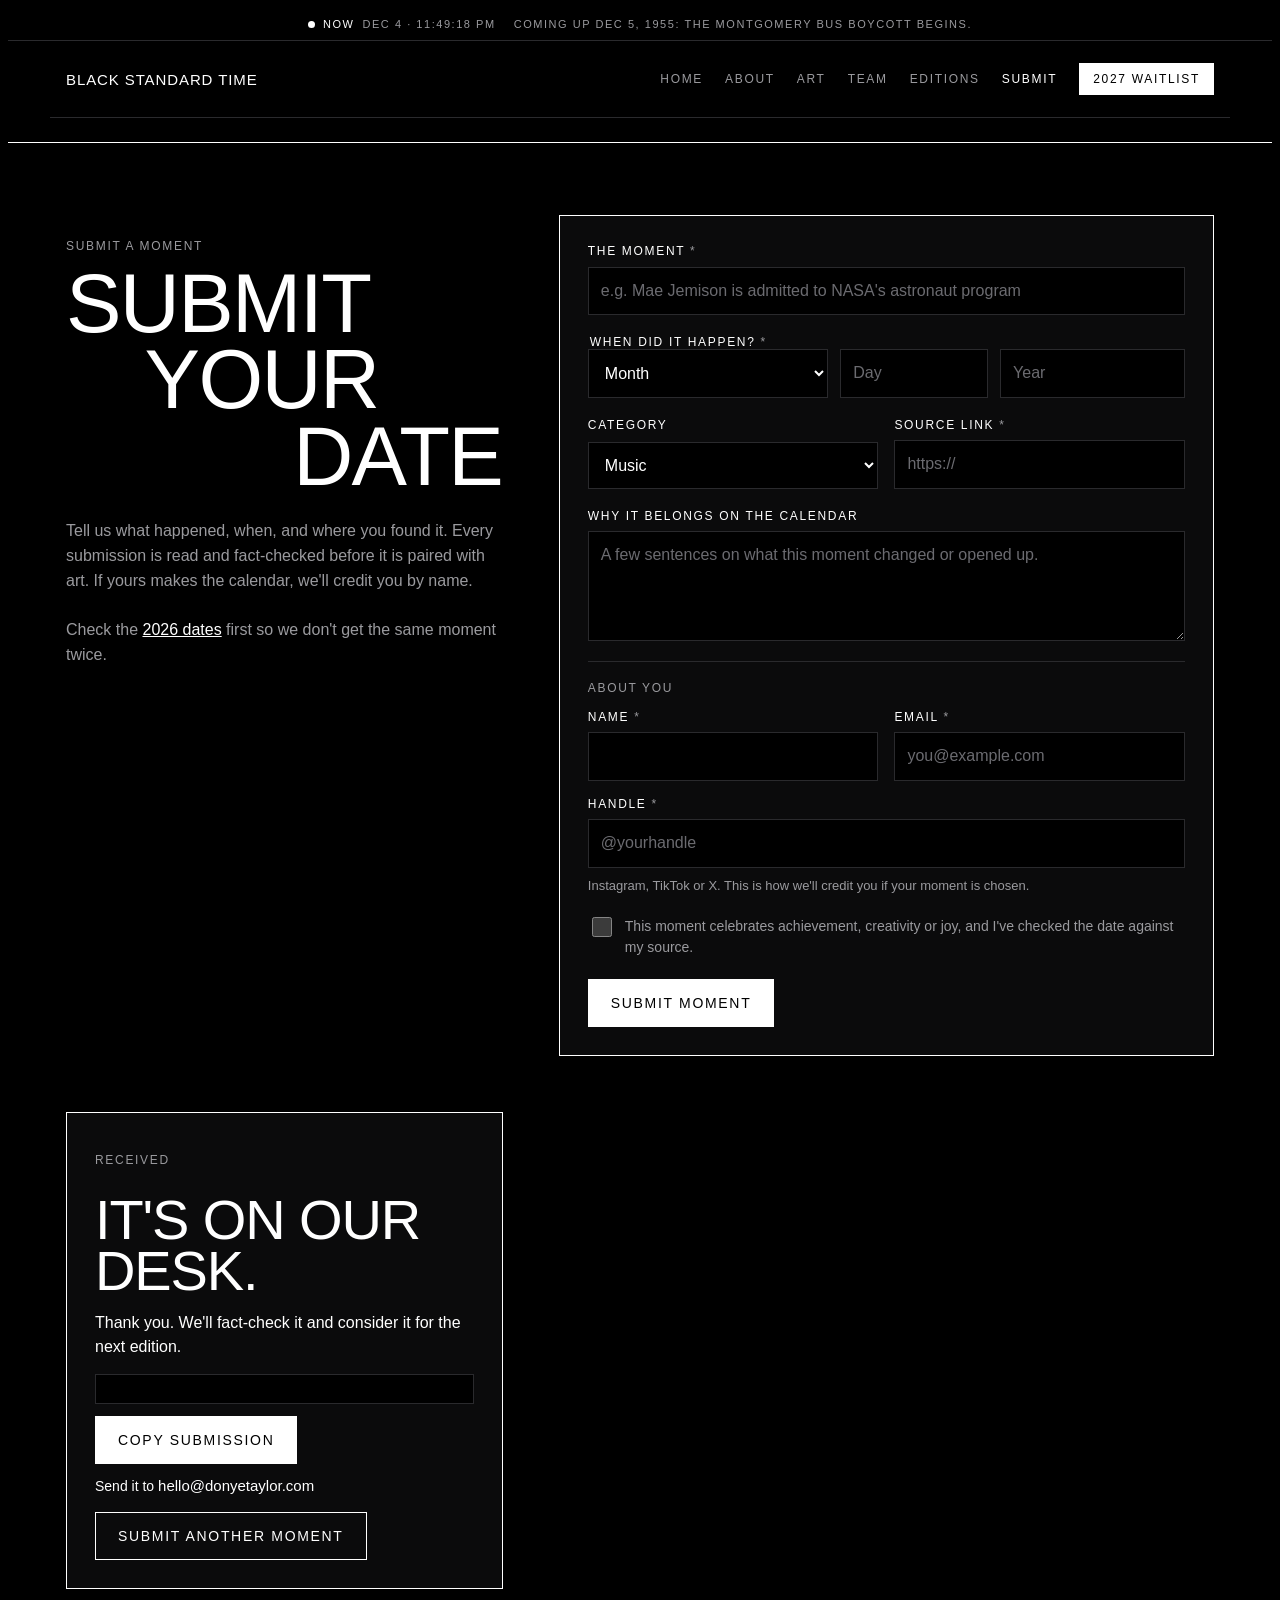
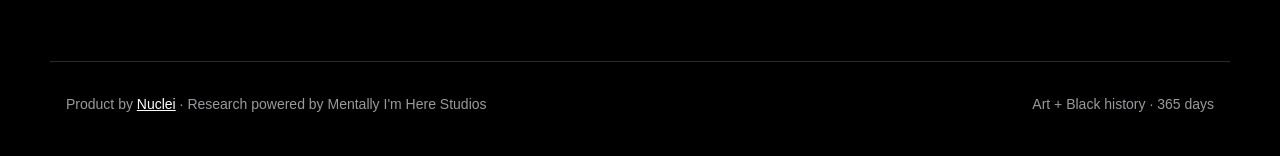
<file: submit.html>
<!doctype html>
<html lang="en">
<head>
<meta charset="utf-8">
<meta name="viewport" content="width=device-width,initial-scale=1,viewport-fit=cover">
<meta name="description" content="Submit a moment of Black history for the Black Standard Time calendar.">
<meta property="og:title" content="Submit · Black Standard Time">
<meta property="og:description" content="A calendar of art and Black history, told outside the lens of trauma. Submit a moment.">
<meta name="theme-color" content="#000000">
<title>Submit · Black Standard Time</title>
<link rel="preconnect" href="https://fonts.googleapis.com">
<link rel="preconnect" href="https://fonts.gstatic.com" crossorigin>
<link rel="stylesheet" href="https://fonts.googleapis.com/css2?family=Archivo:wght@400;500;600&display=swap">
<link rel="stylesheet" href="style.css">
</head>
<body>

<header class="wrap bar">
  <a class="mark" href="index.html">Black Standard Time</a>
  <nav class="nav" aria-label="Pages">
    <a href="index.html">Home</a>
    <a href="about.html">About</a>
    <a href="art.html">Art</a>
    <a href="team.html">Team</a>
    <a href="editions.html">Editions</a>
    <a href="submit.html" aria-current="page">Submit</a>
    <a class="cta" href="waitlist.html">2027 waitlist</a>
  </nav>
</header>

<main class="page">
<section class="submit" id="submit" aria-labelledby="subH">
    <div class="wrap">
      <div class="intro">
        <p class="label">Submit a moment</p>
        <h1 id="subH" class="stack"><span>Submit</span><span class="in1">your</span><span class="in2">date</span></h1>
        <p>Tell us what happened, when, and where you found it. Every submission is read and fact-checked before it is paired with art. If yours makes the calendar, we'll credit you by name.</p>
        <p class="sub-cta">Check the <a href="editions.html#calendar">2026 dates</a> first so we don't get the same moment twice.</p>
      </div>

      <form id="form" novalidate>
        <div class="field">
          <label for="title">The moment <span class="req">*</span></label>
          <input id="title" name="title" maxlength="160" placeholder="e.g. Mae Jemison is admitted to NASA's astronaut program" required>
        </div>

        <fieldset class="field" style="border:0;padding:0;margin:0">
          <legend>When did it happen? <span class="req">*</span></legend>
          <div class="row3">
            <select id="month" aria-label="Month" required>
              <option value="">Month</option>
            </select>
            <input id="day" aria-label="Day" inputmode="numeric" placeholder="Day" maxlength="2" required>
            <input id="year" aria-label="Year" inputmode="numeric" placeholder="Year" maxlength="4" required>
          </div>
        </fieldset>

        <div class="row">
          <div class="field">
            <label for="category">Category</label>
            <select id="category">
              <option>Music</option><option>Film &amp; TV</option><option>Art &amp; Design</option><option>Fashion</option>
              <option>Sport</option><option>Business</option><option>Science &amp; Tech</option><option>Literature</option>
              <option>Politics &amp; Law</option><option>Education</option><option>Other</option>
            </select>
          </div>
          <div class="field">
            <label for="source">Source link <span class="req">*</span></label>
            <input id="source" type="url" placeholder="https://" required>
          </div>
        </div>

        <div class="field">
          <label for="why">Why it belongs on the calendar</label>
          <textarea id="why" maxlength="800" placeholder="A few sentences on what this moment changed or opened up."></textarea>
        </div>

        <fieldset class="group">
          <legend>About you</legend>
          <div class="row">
            <div class="field">
              <label for="name">Name <span class="req">*</span></label>
              <input id="name" autocomplete="name" maxlength="80" required>
            </div>
            <div class="field">
              <label for="email">Email <span class="req">*</span></label>
              <input id="email" type="email" autocomplete="email" maxlength="120" placeholder="you@example.com" required>
            </div>
          </div>
          <div class="field">
            <label for="handle">Handle <span class="req">*</span></label>
            <input id="handle" maxlength="80" placeholder="@yourhandle" required>
            <small>Instagram, TikTok or X. This is how we'll credit you if your moment is chosen.</small>
          </div>
        </fieldset>

        <label class="check"><input type="checkbox" id="lensOk" required><span>This moment celebrates achievement, creativity or joy, and I've checked the date against my source.</span></label>

        <p class="err" id="err" hidden></p>
        <div><button class="btn primary" type="submit" id="go">Submit moment</button></div>
      </form>

      <div class="done" id="done" hidden aria-live="polite">
        <p class="label" id="doneLabel">Received</p>
        <h3 id="doneH">It's on our desk.</h3>
        <p id="doneP" style="margin:0">Thank you. We'll fact-check it and consider it for the next edition.</p>
        <div id="fallback" hidden style="display:grid;gap:12px">
          <pre id="copyText"></pre>
          <div class="ctas"><button class="btn primary" type="button" id="copyBtn">Copy submission</button></div>
          <p style="margin:0;font-size:14px">Send it to <span class="addr">hello@donyetaylor.com</span></p>
        </div>
        <div><button class="btn ghost" type="button" id="again">Submit another moment</button></div>
      </div>
    </div>
  </section>
</main>

<footer class="wrap">
  <span>Product by <a href="https://yournuclei.com" target="_blank" rel="noopener">Nuclei</a> · Research powered by Mentally I'm Here Studios</span>
  <span>Art + Black history · 365 days</span>
</footer>

<script src="site.js"></script>
</body>
</html>
</file>
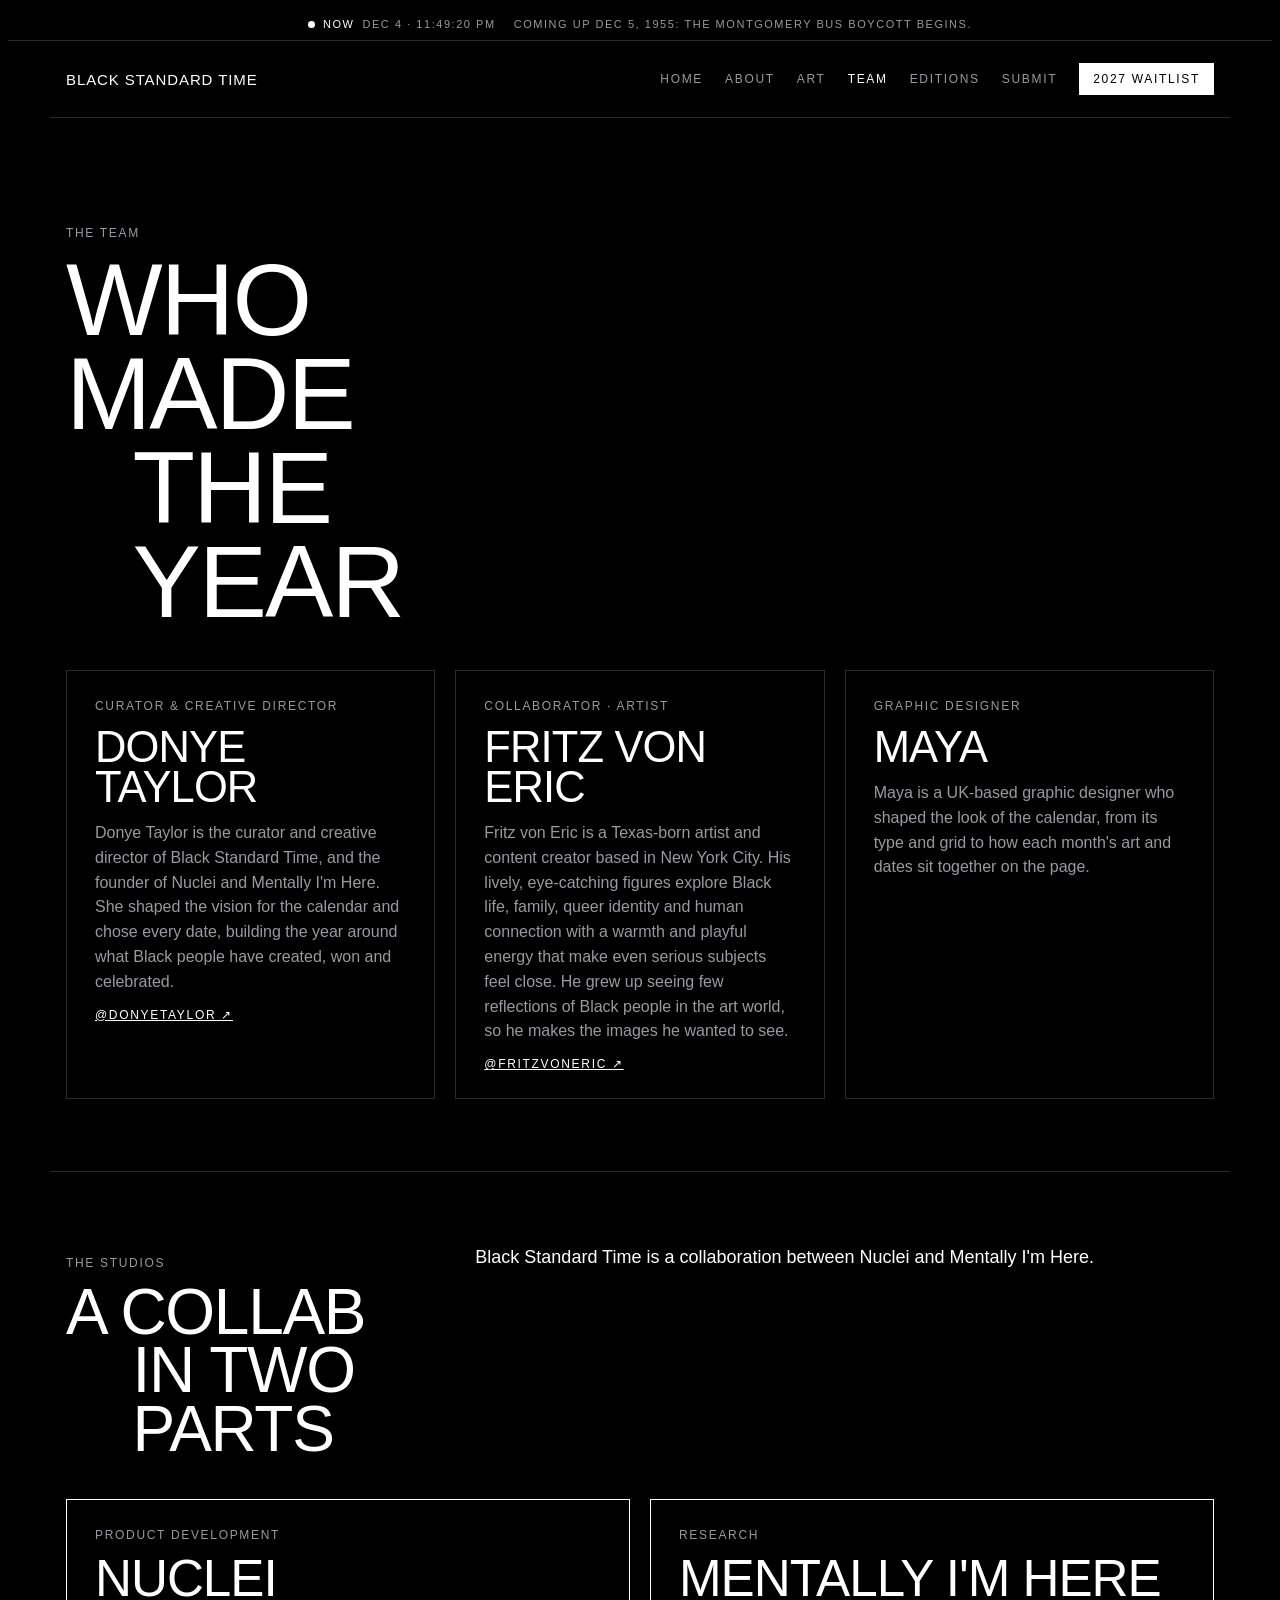
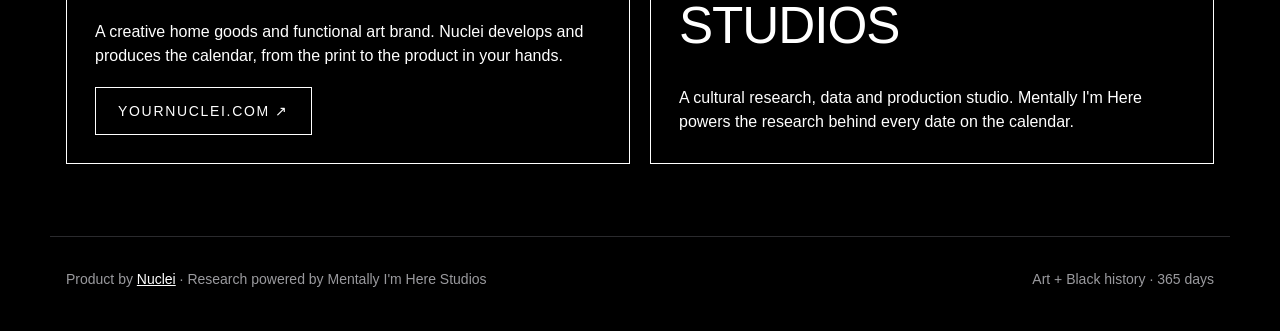
<file: team.html>
<!doctype html>
<html lang="en">
<head>
<meta charset="utf-8">
<meta name="viewport" content="width=device-width,initial-scale=1,viewport-fit=cover">
<meta name="description" content="The artist, researcher and designer behind Black Standard Time.">
<meta property="og:title" content="Team · Black Standard Time">
<meta property="og:description" content="A calendar of art and Black history, told outside the lens of trauma. Submit a moment.">
<meta name="theme-color" content="#000000">
<title>Team · Black Standard Time</title>
<link rel="preconnect" href="https://fonts.googleapis.com">
<link rel="preconnect" href="https://fonts.gstatic.com" crossorigin>
<link rel="stylesheet" href="https://fonts.googleapis.com/css2?family=Archivo:wght@400;500;600&display=swap">
<link rel="stylesheet" href="style.css">
</head>
<body>

<header class="wrap bar">
  <a class="mark" href="index.html">Black Standard Time</a>
  <nav class="nav" aria-label="Pages">
    <a href="index.html">Home</a>
    <a href="about.html">About</a>
    <a href="art.html">Art</a>
    <a href="team.html" aria-current="page">Team</a>
    <a href="editions.html">Editions</a>
    <a href="submit.html">Submit</a>
    <a class="cta" href="waitlist.html">2027 waitlist</a>
  </nav>
</header>

<main class="page">
<section class="wrap sec" id="people" aria-labelledby="peopleH">
    <div class="sec-head">
      <div>
        <p class="label">The team</p>
        <h1 id="peopleH" class="stack"><span>Who made</span><span class="in1">the year</span></h1>
      </div>
    </div>
    <div class="people">
      <article class="person">
        <p class="label">Curator &amp; creative director</p>
        <h3>Donye Taylor</h3>
        <p>Donye Taylor is the curator and creative director of Black Standard Time, and the founder of Nuclei and Mentally I'm Here. She shaped the vision for the calendar and chose every date, building the year around what Black people have created, won and celebrated.</p>
        <a href="https://www.instagram.com/donyetaylor/" target="_blank" rel="noopener">@donyetaylor ↗</a>
      </article>
      <article class="person">
        <p class="label">Collaborator · Artist</p>
        <h3>Fritz von Eric</h3>
        <p>Fritz von Eric is a Texas-born artist and content creator based in New York City. His lively, eye-catching figures explore Black life, family, queer identity and human connection with a warmth and playful energy that make even serious subjects feel close. He grew up seeing few reflections of Black people in the art world, so he makes the images he wanted to see.</p>
        <a href="https://www.instagram.com/fritzvoneric/" target="_blank" rel="noopener">@fritzvoneric ↗</a>
      </article>
      <article class="person">
        <p class="label">Graphic designer</p>
        <h3>Maya</h3>
        <p>Maya is a UK-based graphic designer who shaped the look of the calendar, from its type and grid to how each month's art and dates sit together on the page.</p>
      </article>
    </div>
  </section>
<section class="wrap sec" id="studios" aria-labelledby="studiosH">
    <div class="sec-head">
      <div>
        <p class="label">The studios</p>
        <h2 id="studiosH" class="stack"><span>A collab</span><span class="in1">in two parts</span></h2>
      </div>
      <div class="prose"><p>Black Standard Time is a collaboration between Nuclei and Mentally I'm Here.</p></div>
    </div>
    <div class="eds">
      <article class="ed studio">
        <div><p class="label">Product development</p><h3>Nuclei</h3></div>
        <p>A creative home goods and functional art brand. Nuclei develops and produces the calendar, from the print to the product in your hands.</p>
        <a class="btn ghost" href="https://yournuclei.com" target="_blank" rel="noopener">yournuclei.com ↗</a>
      </article>
      <article class="ed studio">
        <div><p class="label">Research</p><h3>Mentally I'm Here Studios</h3></div>
        <p>A cultural research, data and production studio. Mentally I'm Here powers the research behind every date on the calendar.</p>
      </article>
    </div>
  </section>
</main>

<footer class="wrap">
  <span>Product by <a href="https://yournuclei.com" target="_blank" rel="noopener">Nuclei</a> · Research powered by Mentally I'm Here Studios</span>
  <span>Art + Black history · 365 days</span>
</footer>

<script src="site.js"></script>
</body>
</html>
</file>
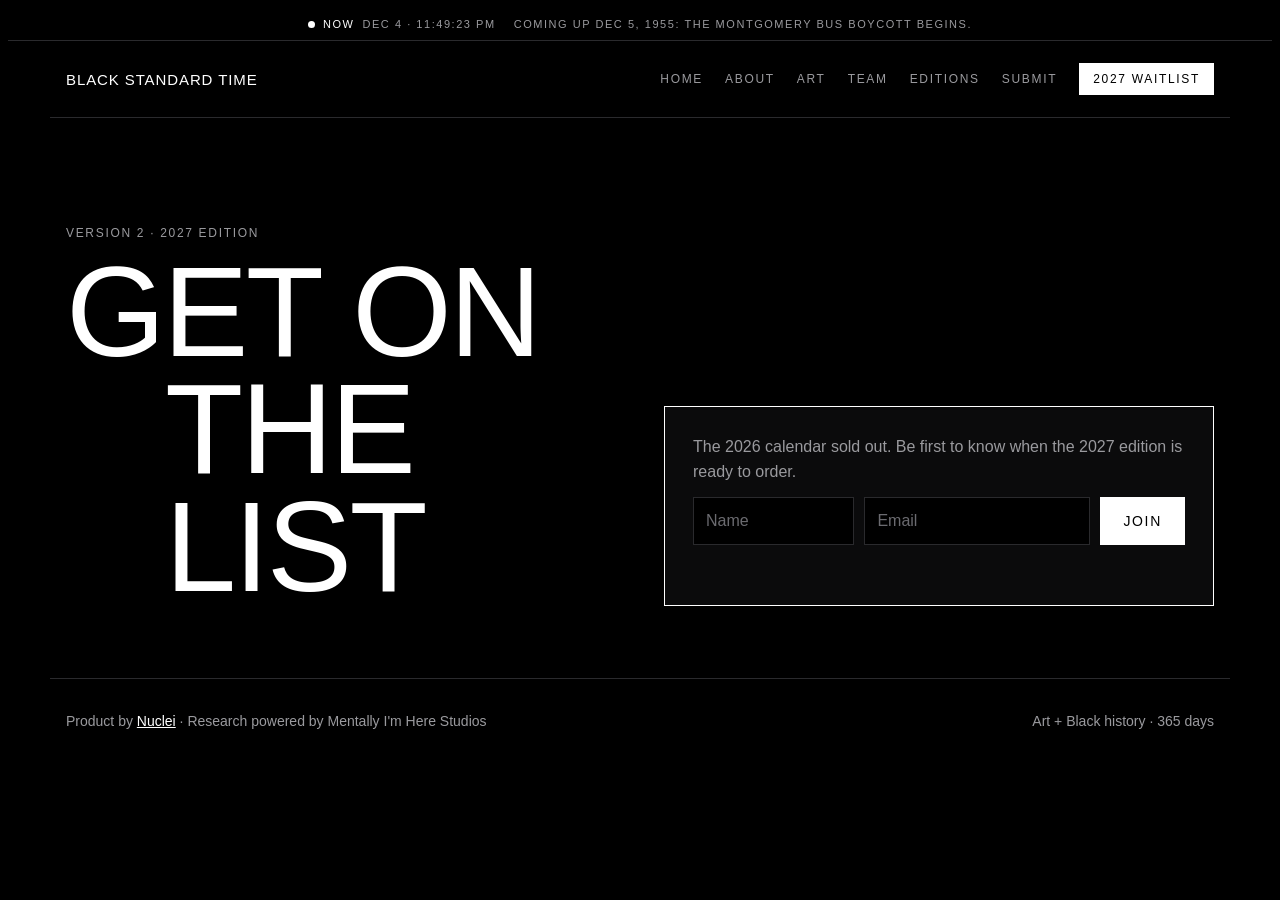
<file: waitlist.html>
<!doctype html>
<html lang="en">
<head>
<meta charset="utf-8">
<meta name="viewport" content="width=device-width,initial-scale=1,viewport-fit=cover">
<meta name="description" content="Join the waitlist for the 2027 Black Standard Time calendar.">
<meta property="og:title" content="Waitlist · Black Standard Time">
<meta property="og:description" content="A calendar of art and Black history, told outside the lens of trauma. Submit a moment.">
<meta name="theme-color" content="#000000">
<title>Waitlist · Black Standard Time</title>
<link rel="preconnect" href="https://fonts.googleapis.com">
<link rel="preconnect" href="https://fonts.gstatic.com" crossorigin>
<link rel="stylesheet" href="https://fonts.googleapis.com/css2?family=Archivo:wght@400;500;600&display=swap">
<link rel="stylesheet" href="style.css">
</head>
<body>

<header class="wrap bar">
  <a class="mark" href="index.html">Black Standard Time</a>
  <nav class="nav" aria-label="Pages">
    <a href="index.html">Home</a>
    <a href="about.html">About</a>
    <a href="art.html">Art</a>
    <a href="team.html">Team</a>
    <a href="editions.html">Editions</a>
    <a href="submit.html">Submit</a>
    <a class="cta" href="waitlist.html" aria-current="page">2027 waitlist</a>
  </nav>
</header>

<main class="page">
<section class="wrap sec" id="waitlist" aria-labelledby="wlH">
    <div class="wl">
      <div>
        <p class="label">Version 2 · 2027 edition</p>
        <h1 id="wlH" class="stack"><span>Get on</span><span class="in1">the list</span></h1>
      </div>
      <form class="wl-form" id="wlForm" novalidate>
        <p style="margin:0;color:var(--grey)">The 2026 calendar sold out. Be first to know when the 2027 edition is ready to order.</p>
        <div class="wl-row">
          <input id="wlName" autocomplete="name" placeholder="Name" aria-label="Name" maxlength="80">
          <input id="wlEmail" type="email" autocomplete="email" placeholder="Email" aria-label="Email" maxlength="120" required>
          <button class="btn primary" type="submit" id="wlGo">Join</button>
        </div>
        <p class="wl-msg" id="wlMsg" aria-live="polite"></p>
      </form>
    </div>
  </section>
</main>

<footer class="wrap">
  <span>Product by <a href="https://yournuclei.com" target="_blank" rel="noopener">Nuclei</a> · Research powered by Mentally I'm Here Studios</span>
  <span>Art + Black history · 365 days</span>
</footer>

<script src="site.js"></script>
</body>
</html>
</file>
<file: style.css>
/* Layout: a black wall with staggered all-caps grotesk headlines (words set on offset lines, like the BST title card). One face, three weights, white on black. */
:root{
  --black:#000000; --panel:#0B0B0C; --white:#FFFFFF; --grey:#9A9A9E; --line:#2A2A2D; --err:#FF8A80;
  --grot:"Helvetica Neue", Helvetica, "Archivo", Arial, sans-serif;
  color-scheme:dark;
}
*{box-sizing:border-box}
body{background:var(--black);color:var(--white);font:16px/1.55 var(--grot)}
.wrap{max-width:1180px;margin:0 auto;padding-left:max(16px,env(safe-area-inset-left,0px));padding-right:max(16px,env(safe-area-inset-right,0px))}
a{color:var(--white)}
:focus-visible{outline:2px solid var(--white);outline-offset:3px}
.label{font:500 12px/1.2 var(--grot);letter-spacing:.14em;text-transform:uppercase;color:var(--grey)}
h1,h2,h3{font-family:var(--grot);font-weight:500;text-transform:uppercase;letter-spacing:-.02em;margin:0;line-height:.92}

/* staggered headline: each line is its own block, pushed by an indent class */
.stack{display:flex;flex-direction:column}
.stack span{display:block}
.in1{padding-left:18%}
.in2{padding-left:52%}
.split{display:flex;justify-content:space-between;gap:.4em;flex-wrap:wrap}

.bar{padding-block:22px;display:flex;justify-content:space-between;align-items:center;gap:12px;flex-wrap:wrap;border-bottom:1px solid var(--line)}
.mark{font:500 15px/1 var(--grot);letter-spacing:.06em;text-transform:uppercase}

.hero{padding-block:72px 64px}
.hero h1{font-size:clamp(48px,10.5vw,148px)}
.hero-low{display:grid;grid-template-columns:minmax(0,1.1fr) minmax(0,.9fr);gap:48px;align-items:end;margin-top:72px}
.lede{font-size:19px;max-width:32em;margin:0 0 28px;color:var(--white)}
.ctas{display:flex;gap:12px;flex-wrap:wrap}
.btn{font:500 14px/1 var(--grot);letter-spacing:.12em;text-transform:uppercase;padding:16px 22px;border:1px solid var(--white);text-decoration:none;cursor:pointer;display:inline-flex;align-items:center;gap:8px;border-radius:0}
.btn.primary{background:var(--white);color:var(--black)}
.btn.ghost{background:transparent;color:var(--white)}
.btn.primary:hover{background:var(--grey);border-color:var(--grey)}
.btn.ghost:hover{background:var(--white);color:var(--black)}
.btn[disabled]{opacity:.5;cursor:wait}

.tile{border:1px solid var(--white);margin:0;max-width:100%}
.tile-top{display:flex;justify-content:space-between;padding:12px 16px;border-bottom:1px solid var(--white);font:500 12px/1 var(--grot);letter-spacing:.14em;text-transform:uppercase}
.tile-body{padding:18px 16px 18px;min-height:280px;display:flex;flex-direction:column}
.tile-month{font:500 20px/1 var(--grot);letter-spacing:.06em;text-transform:uppercase}
.tile-day{font:500 clamp(110px,13vw,160px)/.82 var(--grot);letter-spacing:-.05em;margin:10px 0 16px;font-variant-numeric:tabular-nums}
.tile-text{font-size:16px;line-height:1.45;margin:0;flex:1;max-width:30em}
.tile-foot{display:flex;justify-content:space-between;align-items:center;border-top:1px solid var(--line);padding-top:12px;margin-top:16px}
.year{font:500 14px/1 var(--grot);letter-spacing:.08em}
.fade{transition:opacity .35s ease}
.fade.out{opacity:0}

.lens{border-top:1px solid var(--line);padding-block:64px;display:grid;grid-template-columns:minmax(0,1fr) minmax(0,2fr);gap:40px}
.lens h2{font-size:clamp(34px,5vw,64px)}
.lens-grid{display:grid;grid-template-columns:repeat(3,minmax(0,1fr));gap:28px}
.lens-grid h3{font-size:20px;line-height:1.05;margin-bottom:10px;letter-spacing:0}
.lens-grid p{margin:0;color:var(--grey)}
.lens-grid .k{display:block;margin-bottom:14px}

.cal{border-top:1px solid var(--line);padding-block:64px}
.cal-head{display:flex;justify-content:space-between;align-items:end;gap:20px;flex-wrap:wrap;margin-bottom:28px}
.cal-head h2{font-size:clamp(34px,5vw,64px)}
.cal-head p{margin:14px 0 0;color:var(--grey);max-width:40em}
.tabs{display:flex;gap:0;flex-wrap:wrap;border:1px solid var(--line)}
.tab{font:500 12px/1 var(--grot);letter-spacing:.14em;padding:12px 14px;border:0;border-right:1px solid var(--line);background:transparent;color:var(--grey);cursor:pointer}
.tab:last-child{border-right:0}
.tab[aria-selected="true"]{background:var(--white);color:var(--black)}
.days{list-style:none;margin:0;padding:0;display:grid;grid-template-columns:repeat(2,minmax(0,1fr));gap:0 48px}
.days li{display:grid;grid-template-columns:56px minmax(0,1fr);gap:14px;padding:16px 0;border-bottom:1px solid var(--line)}
.days .n{font:500 32px/1 var(--grot);letter-spacing:-.03em;font-variant-numeric:tabular-nums}
.days .y{font:500 12px/1 var(--grot);letter-spacing:.12em;color:var(--grey);display:block;margin-bottom:6px}
.days p{margin:0;font-size:15px;line-height:1.45}

.submit{border-top:1px solid var(--white)}
.submit .wrap{padding-block:72px;display:grid;grid-template-columns:minmax(0,.8fr) minmax(0,1.2fr);gap:56px}
.submit h2{font-size:clamp(44px,6.5vw,96px)}
.submit .intro p{color:var(--grey);max-width:28em;margin-top:24px}
form{border:1px solid var(--white);padding:28px;display:grid;gap:20px;min-width:0;background:var(--panel)}
.row{display:grid;grid-template-columns:repeat(2,minmax(0,1fr));gap:16px}
.row3{display:grid;grid-template-columns:1.3fr .8fr 1fr;gap:12px}
.field{display:grid;gap:8px;min-width:0}
.field label,.field legend{font:500 12px/1.2 var(--grot);letter-spacing:.14em;text-transform:uppercase}
.field small{color:var(--grey);font-size:13px}
.group{border:0;border-top:1px solid var(--line);padding:20px 0 0;margin:0;display:grid;gap:16px}
.group > legend{font:500 12px/1 var(--grot);letter-spacing:.14em;text-transform:uppercase;color:var(--grey);padding:0 0 0;float:left;width:100%}
input,select,textarea{font:16px/1.4 var(--grot);color:var(--white);background:var(--black);border:1px solid var(--line);border-radius:0;padding:12px;width:100%}
input::placeholder,textarea::placeholder{color:#6B6B70}
textarea{min-height:110px;resize:vertical}
input:focus,select:focus,textarea:focus{border-color:var(--white);outline:1px solid var(--white);outline-offset:0}
.check{display:flex;gap:10px;align-items:flex-start;font-size:14px;color:var(--grey)}
.check input{width:20px;height:20px;margin-top:1px;flex:none;accent-color:var(--white)}
.req{color:var(--grey)}
.err{color:var(--err);font-size:14px;margin:0}
.done{border:1px solid var(--white);padding:28px;display:grid;gap:14px;align-content:start;background:var(--panel)}
.done h3{font-size:clamp(36px,5vw,56px)}
.done pre{white-space:pre-wrap;font:13px/1.55 var(--grot);background:var(--black);border:1px solid var(--line);padding:14px;margin:0;max-height:260px;overflow:auto;color:var(--white)}
.addr{font:500 15px/1 var(--grot);user-select:all}

.inbox{padding-block:64px;border-top:1px solid var(--line)}
.inbox h2{font-size:clamp(32px,4vw,48px);margin-top:10px}
.sub-list{list-style:none;padding:0;margin:24px 0 0;display:grid;gap:0}
.sub-list li{border-top:1px solid var(--line);padding:18px 0;display:grid;gap:6px}
.sub-list .meta{font-size:13px;color:var(--grey)}
.sub-list .when{font:500 20px/1.1 var(--grot);text-transform:uppercase}
.sub-list p{margin:0}
.empty{color:var(--grey);margin-top:16px}

footer{border-top:1px solid var(--line);padding-block:32px;display:flex;justify-content:space-between;gap:12px;flex-wrap:wrap;font-size:14px;color:var(--grey)}


/* nav */
.nav{display:flex;gap:22px;flex-wrap:wrap;align-items:center}
.nav a{font:500 12px/1 var(--grot);letter-spacing:.14em;text-transform:uppercase;color:var(--grey);text-decoration:none}
.nav a:hover{color:var(--white)}
.nav a.cta{color:var(--black);background:var(--white);padding:10px 14px}
.nav a.cta:hover{background:var(--grey);color:var(--black)}

/* load-in: headline lines rise from a mask */
.rise{display:block;overflow:hidden}
.rise > span{display:block;animation:rise .9s cubic-bezier(.2,.7,.1,1) both}
.rise:nth-child(2) > span{animation-delay:.12s}
@keyframes rise{from{transform:translateY(105%)}to{transform:none}}

/* ticker */
.ticker{border-block:1px solid var(--line);overflow:hidden;white-space:nowrap}
.ticker-track{display:inline-flex;gap:48px;padding-block:14px;animation:tick 80s linear infinite;will-change:transform}
.ticker:hover .ticker-track{animation-play-state:paused}
.ticker-item{font:500 13px/1 var(--grot);letter-spacing:.12em;text-transform:uppercase;color:var(--grey)}
.ticker-item b{color:var(--white);font-weight:500;margin-right:10px}
@keyframes tick{from{transform:translateX(0)}to{transform:translateX(-50%)}}

/* sections shared */
.sec{border-top:1px solid var(--line);padding-block:72px}
.sec-head{display:grid;grid-template-columns:minmax(0,1fr) minmax(0,2fr);gap:40px;margin-bottom:40px}
.sec-head h2{font-size:clamp(34px,5vw,64px)}
.prose{max-width:36em;font-size:18px}
.prose p{margin:0 0 16px}
.prose p.dim{color:var(--grey)}

/* art wall */
.art-grid{display:grid;grid-template-columns:repeat(3,minmax(0,1fr));gap:20px}
.art{margin:0;display:grid;gap:12px}
.art-frame{position:relative;aspect-ratio:4/5;max-width:100%;border:1px solid var(--line);background:var(--panel);overflow:hidden}
.art-frame img{position:absolute;inset:0;width:100%;height:100%;object-fit:cover;transition:transform .6s ease}
.art:hover .art-frame img{transform:scale(1.04)}
.art-ph{position:absolute;inset:0;display:flex;flex-direction:column;justify-content:space-between;padding:18px}
.art-ph .m{font:500 clamp(40px,5vw,72px)/.85 var(--grot);text-transform:uppercase;letter-spacing:-.04em}
.art-ph .s{font:500 11px/1.3 var(--grot);letter-spacing:.14em;text-transform:uppercase;color:var(--grey)}
.art figcaption{display:flex;justify-content:space-between;gap:12px;font-size:14px;color:var(--grey)}
.art figcaption b{color:var(--white);font-weight:500}

/* people */
.people{display:grid;grid-template-columns:repeat(3,minmax(0,1fr));gap:20px}
.person{border:1px solid var(--line);padding:28px;display:grid;gap:14px;align-content:start}
.person h3{font-size:clamp(28px,3.4vw,44px)}
.person p{margin:0;color:var(--grey)}
.person a{font:500 12px/1 var(--grot);letter-spacing:.14em;text-transform:uppercase}
.todo{outline:1px dashed #6B6B70;outline-offset:4px}

/* editions */
.eds{display:grid;grid-template-columns:repeat(2,minmax(0,1fr));gap:20px}
.ed{border:1px solid var(--white);padding:28px;display:grid;gap:18px;align-content:space-between;min-height:340px}
.ed.next{background:var(--white);color:var(--black)}
.ed.next .label{color:#55555A}
.ed .yr{font:500 clamp(88px,12vw,160px)/.8 var(--grot);letter-spacing:-.05em;font-variant-numeric:tabular-nums}
.ed p{margin:0}
.ed .btn{align-self:start;justify-self:start}
.ed.next .btn.primary{background:var(--black);color:var(--white);border-color:var(--black)}
.ed.next .btn.primary:hover{background:#333;border-color:#333}

/* waitlist */
.wl{display:grid;grid-template-columns:minmax(0,1fr) minmax(0,1fr);gap:48px;align-items:end}
.wl h2{font-size:clamp(44px,6.5vw,96px)}
.wl-form{display:grid;gap:12px}
.wl-row{display:grid;grid-template-columns:minmax(0,1fr) minmax(0,1.4fr) auto;gap:10px}
.wl-msg{margin:0;font-size:14px;color:var(--grey);min-height:1.4em}

@media (max-width:860px){
  .sec-head,.wl{grid-template-columns:minmax(0,1fr)}
  .art-grid{grid-template-columns:repeat(2,minmax(0,1fr))}
  .people,.eds{grid-template-columns:minmax(0,1fr)}
  .wl-row{grid-template-columns:minmax(0,1fr)}
  .nav a:not(.cta){display:none}
}
@media (max-width:520px){.art-grid{grid-template-columns:minmax(0,1fr)}}
@media (prefers-reduced-motion:reduce){
  .rise > span,.ticker-track{animation:none}
  .art-frame img{transition:none}
}

@media (max-width:860px){
  .hero-low,.lens,.submit .wrap{grid-template-columns:minmax(0,1fr)}
  .hero{padding-block:44px 48px}
  .hero-low{margin-top:44px;gap:36px}
  .lens-grid,.days{grid-template-columns:minmax(0,1fr)}
  .in2{padding-left:30%}
}
@media (max-width:520px){
  .row{grid-template-columns:minmax(0,1fr)}
  .row3{grid-template-columns:1.2fr .8fr 1fr;gap:8px}
  form,.done{padding:20px}
  .in1{padding-left:10%}.in2{padding-left:20%}
}
@media (prefers-reduced-motion:reduce){.fade{transition:none}}

.page{padding-top:24px}
.page .sec:first-child{border-top:0}
.sec-head h1{font-size:clamp(48px,8vw,120px)}
.wl h1{font-size:clamp(56px,10vw,150px)}
.submit h1{font-size:clamp(44px,6.5vw,96px)}
.nav a[aria-current="page"]{color:var(--white)}
.nav a.cta[aria-current="page"]{color:var(--black)}
.mark{text-decoration:none;color:var(--white)}
/* home index of pages */
.index{list-style:none;margin:0;padding:0;border-top:1px solid var(--line)}
.index a{display:grid;grid-template-columns:minmax(0,1fr) minmax(0,1.2fr) auto;gap:24px;align-items:center;padding-block:26px;border-bottom:1px solid var(--line);text-decoration:none;color:var(--white);transition:padding .3s ease}
.index a:hover{padding-left:16px}
.index .t{font:500 clamp(36px,6vw,84px)/.9 var(--grot);text-transform:uppercase;letter-spacing:-.03em}
.index .d{color:var(--grey);font-size:16px}
.index .ar{font-size:32px}
.sub-cta{margin-top:20px;color:var(--grey)}
@media (max-width:860px){.index a{grid-template-columns:minmax(0,1fr) auto}.index .d{display:none}}
@media (prefers-reduced-motion:reduce){.index a{transition:none}}

/* ---- artwork, viewer, print ---- */
.art-frame{aspect-ratio:1/1;padding:0;cursor:zoom-in;display:block;width:100%}
.art figcaption{display:grid;gap:6px}
.art figcaption .row{display:flex;justify-content:space-between;gap:12px;align-items:baseline}
.art figcaption .t{font-size:14px;line-height:1.45}
.strip{padding-block:48px 8px}
.strip-head{display:flex;justify-content:space-between;gap:12px;margin-bottom:18px}
.strip-head a{text-decoration:none}.strip-head a:hover{color:var(--white)}
.strip-row{display:grid;grid-auto-flow:column;grid-auto-columns:minmax(180px,1fr);gap:14px;overflow-x:auto;scroll-snap-type:x mandatory;padding-bottom:14px;scrollbar-width:thin;scrollbar-color:var(--line) transparent}
@media (min-width:1100px){.strip-row{grid-auto-columns:calc((100% - 5*14px)/6)}}
.strip-item{display:grid;gap:10px;text-decoration:none;scroll-snap-align:start}
.strip-item img{width:100%;aspect-ratio:1/1;object-fit:cover;display:block;border:1px solid var(--line);transition:transform .5s ease}
.strip-item:hover img{transform:translateY(-4px)}
.strip-item .label{white-space:nowrap;overflow:hidden;text-overflow:ellipsis}
.ed-cover{width:min(220px,60%);aspect-ratio:1/1;object-fit:cover;border:1px solid var(--line)}
.print-grid{display:grid;grid-template-columns:repeat(4,minmax(0,1fr));gap:20px}
.pg{background:none;border:0;padding:0;color:inherit;display:grid;gap:10px;text-align:left;cursor:zoom-in}
.pg img{width:100%;aspect-ratio:1/1;object-fit:cover;display:block;border:1px solid var(--line);transition:border-color .2s}
.pg:hover img{border-color:var(--white)}
@media (max-width:860px){.print-grid{grid-template-columns:repeat(2,minmax(0,1fr))}}
.viewer{border:1px solid var(--white);background:var(--black);color:var(--white);padding:0;width:min(1240px,94vw);max-height:92vh;overflow:auto}
.viewer::backdrop{background:rgba(0,0,0,.86)}
.v-top{display:flex;justify-content:space-between;align-items:center;padding:14px 20px;border-bottom:1px solid var(--line);position:sticky;top:0;background:var(--black);z-index:1}
.v-x{background:none;border:0;color:var(--white);font:500 12px/1 var(--grot);letter-spacing:.14em;text-transform:uppercase;cursor:pointer;padding:6px 0}
.v-body{display:grid;gap:24px;padding:20px}
.v-imgs{display:grid;gap:16px}
.v-imgs.two{grid-template-columns:repeat(2,minmax(0,1fr))}
.v-imgs figure{margin:0;display:grid;gap:8px}
.v-imgs img{width:100%;height:auto;display:block;max-height:72vh;object-fit:contain;background:var(--panel)}
.v-imgs:not(.two) img{max-height:76vh}
.v-cap{display:grid;gap:8px;max-width:46em}
.v-cap .label{margin:0}
.v-title{font-size:clamp(28px,4vw,48px)}
.v-note{margin:0;color:var(--grey)}
.v-nav{display:flex;justify-content:space-between;padding:0 20px 20px}
@media (max-width:760px){.v-imgs.two{grid-template-columns:minmax(0,1fr)}}
@media (prefers-reduced-motion:reduce){.strip-item img,.pg img{transition:none}}
.art{align-content:start}
.v-imgs.two img{max-height:58vh}
@media (max-width:760px){.v-imgs.two img{max-height:none}}
.v-imgs img{background:none}
.v-imgs.two img{max-height:52vh}
@media (max-width:760px){.v-imgs.two img{max-height:none}}

/* ---- home: 2026 feature ---- */
.y26{padding-block:80px 24px;display:grid;grid-template-columns:minmax(0,.85fr) minmax(0,1.15fr);gap:56px;align-items:center}
.y26-text h2{font-size:clamp(44px,7vw,104px);margin:14px 0 28px}
.y26-pics{display:grid;grid-template-columns:repeat(3,minmax(0,1fr));gap:14px}
.y26-pics a{display:grid;gap:10px;text-decoration:none}
.y26-pics img{width:100%;aspect-ratio:1/1;object-fit:cover;display:block;border:1px solid var(--line);transition:transform .5s ease,border-color .2s}
.y26-pics a:hover img{transform:translateY(-4px);border-color:var(--white)}
.y26-cover{grid-column:1/-1}
.y26-cover img{aspect-ratio:16/10;object-position:50% 35%}
@media (max-width:900px){.y26{grid-template-columns:minmax(0,1fr);gap:36px;padding-block:56px 16px}}
@media (prefers-reduced-motion:reduce){.y26-pics img{transition:none}}
.y26-text h2{font-size:clamp(40px,5.6vw,84px)}
.y26-pics{grid-template-columns:repeat(3,minmax(0,1fr));align-items:start}
.y26-cover{grid-column:1/3;grid-row:1/3}
.y26-cover img{aspect-ratio:1/1;object-position:center}
.y26-sm{grid-column:3}

/* ---- today bar ---- */
.now-bar{display:flex;gap:18px;align-items:center;justify-content:center;padding:9px 16px;border-bottom:1px solid var(--line);font:500 11px/1.3 var(--grot);letter-spacing:.14em;text-transform:uppercase;color:var(--grey);text-decoration:none;white-space:nowrap;overflow:hidden}
.now-bar:hover{color:var(--white)}
.now-k{display:inline-flex;align-items:center;gap:8px;color:var(--white);flex:none}
.now-k b{font-weight:500;font-variant-numeric:tabular-nums;color:var(--grey)}
.now-m{overflow:hidden;text-overflow:ellipsis;min-width:0}
.dot{width:7px;height:7px;border-radius:50%;background:var(--white);animation:pulse 2s ease-in-out infinite}
@keyframes pulse{50%{opacity:.25}}
@media (max-width:720px){.now-bar{justify-content:flex-start}.now-m{display:none}}
@media (prefers-reduced-motion:reduce){.dot{animation:none}}

/* ---- clock cursor ---- */
.has-clock,.has-clock *{cursor:none!important}
.has-clock input,.has-clock select,.has-clock textarea{cursor:text!important}
.has-clock select{cursor:pointer!important}
.clock-cur{position:fixed;left:0;top:0;width:34px;height:34px;margin:-17px 0 0 -17px;pointer-events:none;z-index:2147483647;opacity:0;transition:opacity .2s}
.clock-cur.on{opacity:1}.clock-cur.off{opacity:0}
.clock-cur svg{width:100%;height:100%;display:block;transition:transform .25s ease;overflow:visible}
.clock-cur circle{fill:rgba(0,0,0,.55);stroke:#fff;stroke-width:1.5}
.clock-cur .tk line{stroke:#fff;stroke-width:1.2}
.clock-cur .h,.clock-cur .mi{stroke:#fff;stroke-linecap:round;stroke-width:2}
.clock-cur .mi{stroke-width:1.5}
.clock-cur .s{stroke:#9A9A9E;stroke-width:.8}
.clock-cur .c{fill:#fff;stroke:none}
.clock-cur.hot svg{transform:scale(1.3)}
.clock-cur.view svg{transform:scale(2.3)}
.clock-cur.down svg{transform:scale(.85)}
.clock-cur.view.down svg{transform:scale(2)}
.clock-cur .v{position:absolute;left:50%;top:100%;transform:translate(-50%,30px);font:500 10px/1 var(--grot);letter-spacing:.16em;text-transform:uppercase;color:#fff;opacity:0;transition:opacity .2s;white-space:nowrap}
.clock-cur.view .v{opacity:1}

/* ---- sold out ---- */
.so{display:inline-block;background:var(--white);color:var(--black);padding:4px 7px;margin-right:8px;letter-spacing:.14em}
.y26-cover{position:relative}
.stamp{position:absolute;top:18px;right:18px;z-index:1;background:var(--black);color:var(--white);border:1px solid var(--white);font:500 13px/1 var(--grot);letter-spacing:.16em;text-transform:uppercase;padding:10px 14px;transform:rotate(4deg)}

/* ---- birthday ---- */
.sr{position:absolute;width:1px;height:1px;overflow:hidden;clip:rect(0 0 0 0);white-space:nowrap}
.bday{border-top:1px solid var(--line);margin-top:56px;padding-block:72px}
.bday-head{display:grid;grid-template-columns:minmax(0,1fr) minmax(0,1fr);gap:40px;align-items:end;margin-bottom:32px}
.bday-head h2{font-size:clamp(36px,5.4vw,76px)}
.bday-head .dim{margin:0;color:var(--grey);max-width:30em}
.bday-form{display:grid;grid-template-columns:minmax(0,1.4fr) minmax(0,.8fr) auto;gap:12px;max-width:720px}
.bday-out{display:grid;grid-template-columns:minmax(0,1.2fr) minmax(0,.8fr);gap:48px;margin-top:48px;align-items:start}
.bday-out[hidden]{display:none}
.bday-date{font:500 clamp(56px,8vw,112px)/.9 var(--grot);text-transform:uppercase;letter-spacing:-.04em;margin:12px 0 20px}
.bday-list{list-style:none;margin:0 0 28px;padding:0;border-top:1px solid var(--line)}
.bday-list li{padding:16px 0;border-bottom:1px solid var(--line);display:grid;grid-template-columns:64px minmax(0,1fr);gap:14px;font-size:18px}
.bday-list .y{font:500 13px/1.8 var(--grot);letter-spacing:.12em;color:var(--grey)}
.bday-note{color:var(--grey);margin-top:18px}
#bdCard{width:100%;max-width:340px;height:auto;aspect-ratio:9/16;border:1px solid var(--line);justify-self:end}
@media (max-width:860px){.bday-head,.bday-out{grid-template-columns:minmax(0,1fr)}.bday-form{grid-template-columns:minmax(0,1fr) minmax(0,1fr)}.bday-form .btn{grid-column:1/-1;justify-content:center}#bdCard{justify-self:start}}

/* ---- community ---- */
.comm{border-top:1px solid var(--line);padding-block:72px}
.comm-head{display:grid;grid-template-columns:minmax(0,1fr) minmax(0,1fr);gap:40px;align-items:end;margin-bottom:32px}
.comm-head h2{font-size:clamp(40px,6vw,88px)}
.comm-head .dim{margin:0 0 18px;color:var(--grey);max-width:30em}
.tag{color:var(--white);font-weight:500}
.comm-ctrl{display:flex;gap:10px}.comm-ctrl[hidden]{display:none}
.comm-ctrl .btn{padding:12px 16px}
.comm-row{display:grid;grid-auto-flow:column;grid-auto-columns:minmax(240px,300px);gap:16px;overflow-x:auto;scroll-snap-type:x mandatory;padding-bottom:16px;scrollbar-width:thin;scrollbar-color:var(--line) transparent}
.post{margin:0;display:grid;gap:10px;align-content:start;scroll-snap-align:start;text-decoration:none;color:var(--white)}
.post-frame{position:relative;aspect-ratio:9/16;width:100%;border:1px solid var(--line);background:var(--panel);overflow:hidden;display:flex;flex-direction:column;justify-content:space-between;padding:18px;text-align:left;color:var(--white);font:inherit;cursor:pointer}
.post-frame:hover{border-color:var(--white)}
.post-frame.live{padding:0;cursor:auto;background:#000}
.post-frame iframe{position:absolute;inset:0;width:100%;height:100%;border:0}
.post-n{font:500 64px/.85 var(--grot);letter-spacing:-.04em;color:var(--line)}
.post-play{align-self:center;width:72px;height:72px;border:1px solid var(--white);border-radius:50%;display:grid;place-items:center;font-size:22px;padding-left:4px;transition:background .2s,color .2s}
.post-frame:hover .post-play{background:var(--white);color:var(--black)}
.post-h{font:500 22px/1.1 var(--grot);text-transform:uppercase;letter-spacing:-.01em;margin-top:auto;margin-bottom:8px}
.post figcaption{display:grid;gap:4px;font-size:14px;color:var(--grey)}
.post figcaption a{color:var(--white);text-decoration:none;font-weight:500}
.post-cta .post-frame{background:var(--white);color:var(--black);border-color:var(--white)}
.post-cta .label{color:#555}
.post-big{font:500 clamp(40px,4vw,56px)/.9 var(--grot);text-transform:uppercase;letter-spacing:-.03em}
.post-cta:hover .post-frame{background:var(--grey)}
@media (max-width:860px){.comm-head{grid-template-columns:minmax(0,1fr)}}
/* post cover images */
.post-thumb{position:absolute;inset:0;width:100%;height:100%;object-fit:cover;z-index:0}
.post-frame.has-thumb::after{content:"";position:absolute;inset:0;z-index:0;background:linear-gradient(180deg,rgba(0,0,0,.45) 0%,rgba(0,0,0,0) 30%,rgba(0,0,0,0) 55%,rgba(0,0,0,.8) 100%)}
.post-frame > span{position:relative;z-index:1}
.post-frame.has-thumb .post-n{color:rgba(255,255,255,.55)}
.post-frame.has-thumb .post-play{background:rgba(0,0,0,.35);backdrop-filter:blur(4px)}
.post-frame.has-thumb .post-k{color:rgba(255,255,255,.75)}
/* home on phones: short mark so the name isn't stacked twice */
@media (max-width:720px){
  body.home .bar{flex-wrap:nowrap;padding-block:16px}
  body.home .mark{font-size:0;letter-spacing:0}
  body.home .mark::before{content:"BST";font-size:15px;letter-spacing:.14em}
}
.ed.studio{min-height:0}
.ed.studio h3{font-size:clamp(32px,4vw,52px);margin-top:12px}
footer span:first-child{max-width:100%}

/* ---- protect the artwork ---- */
img{-webkit-user-drag:none;user-drag:none;-webkit-user-select:none;user-select:none;-webkit-touch-callout:none}
.art-frame,.pg,.strip-item,.y26-pics a,.v-imgs figure,.post-frame{-webkit-touch-callout:none;-webkit-user-select:none;user-select:none}
/* a clear layer over full-size images so "save image" has nothing to grab */
.v-imgs figure{position:relative}
.v-imgs figure::after{content:"";position:absolute;inset:0 0 28px 0}
.v-imgs:not(.two) figure::after{bottom:0}
.post-frame .post-play{position:absolute;top:50%;left:50%;transform:translate(-50%,-50%)}
</file>
